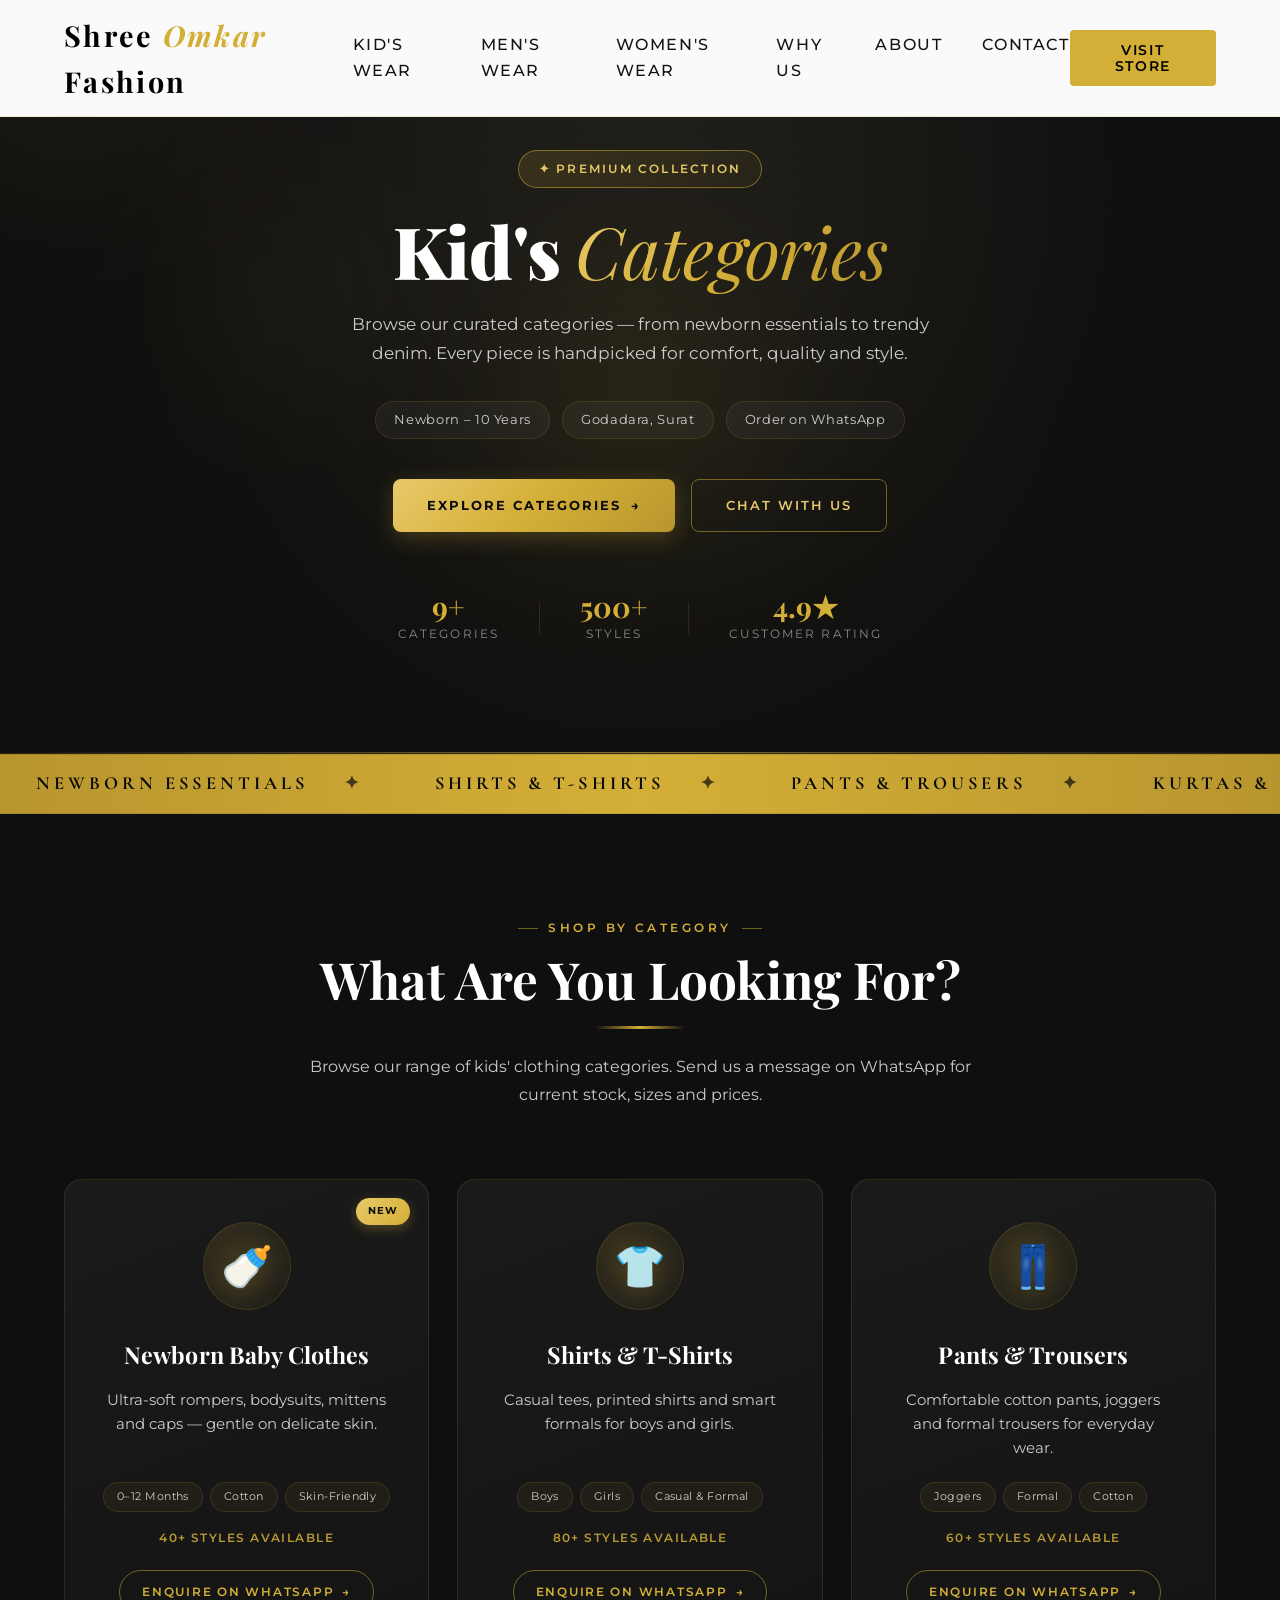
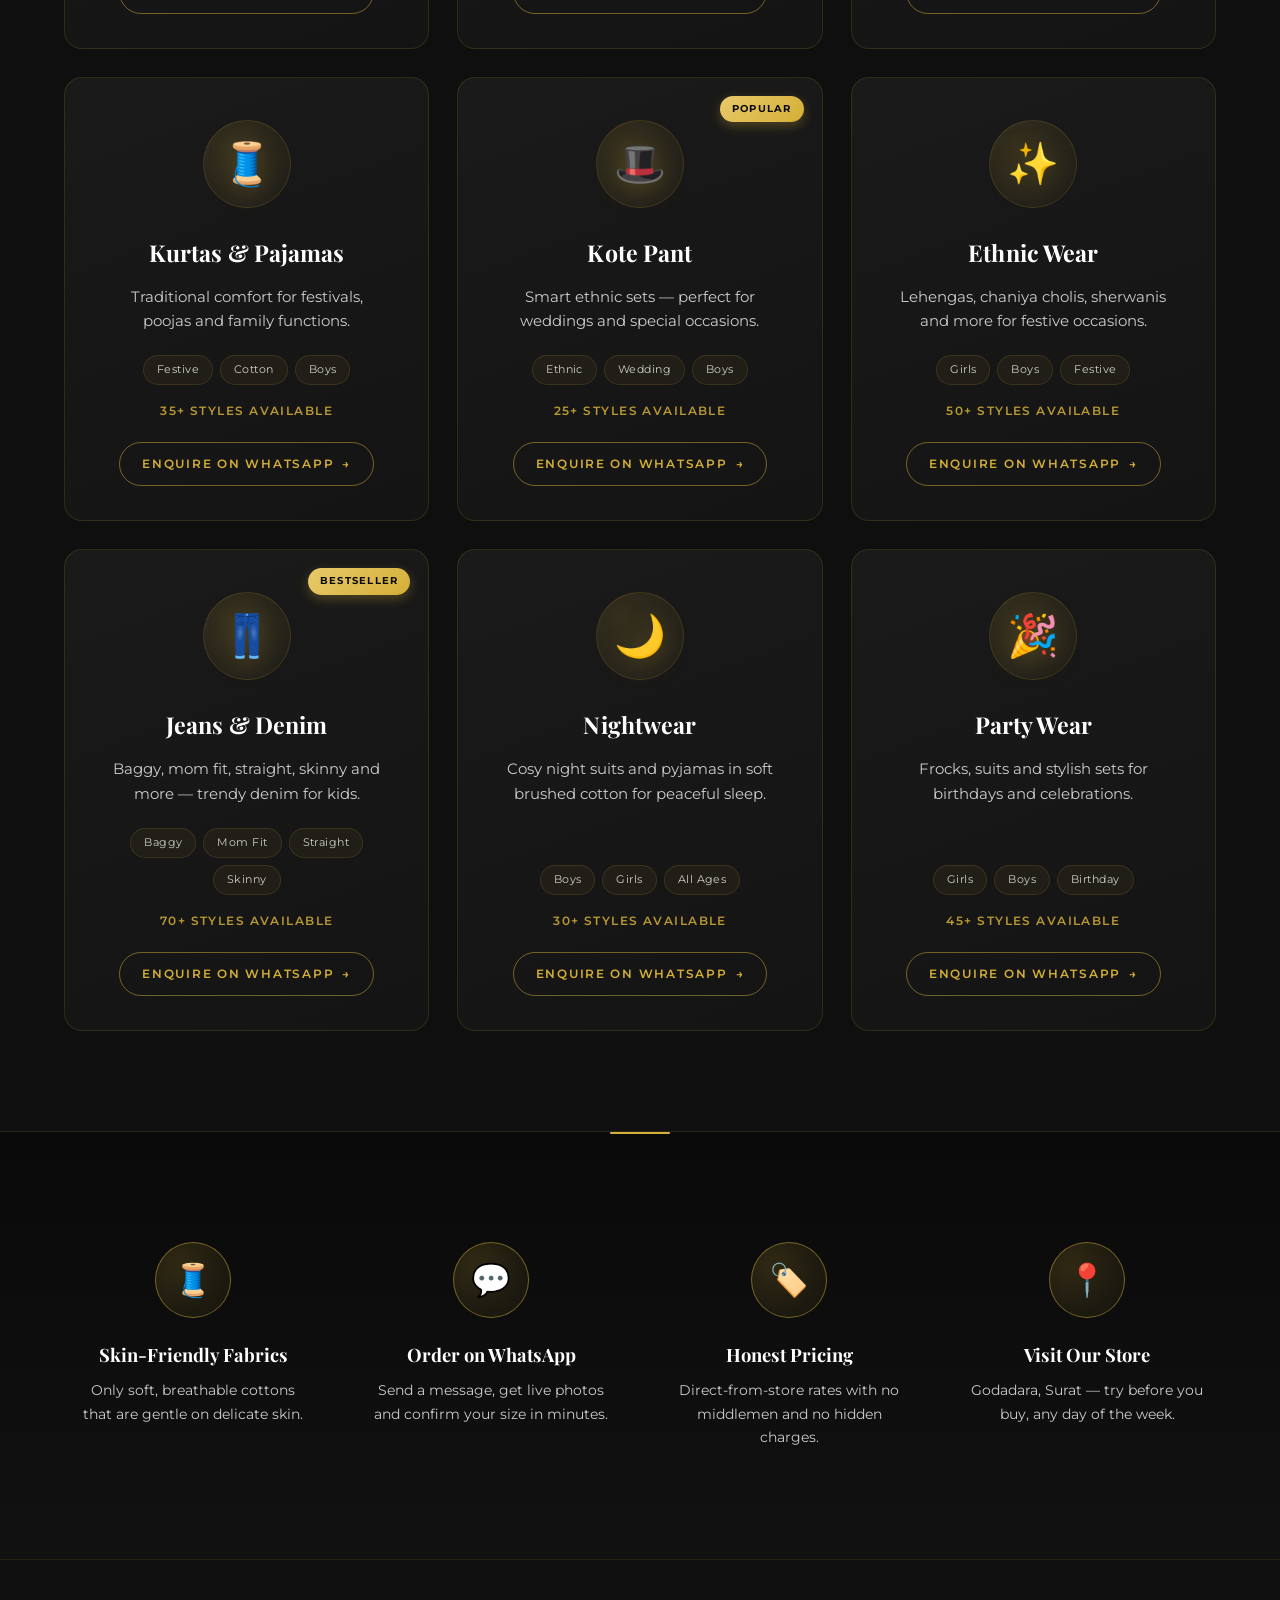
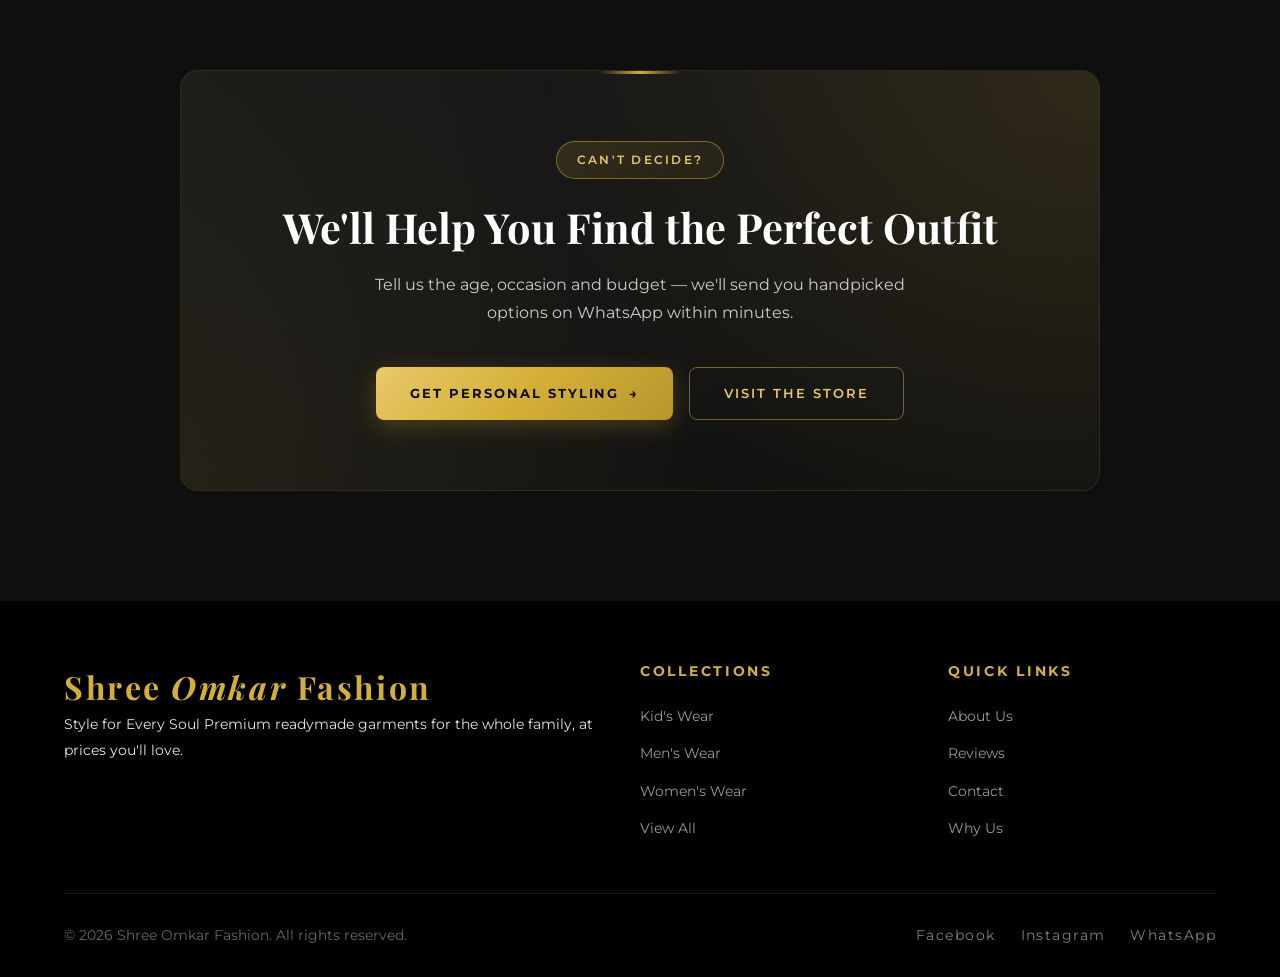
<file: kids.html>
<!DOCTYPE html>
<html lang="en">

<head>
    <meta charset="UTF-8">
    <meta name="viewport" content="width=device-width, initial-scale=1.0">
    <title>Kid's Wear Categories – Shirts, Pants, Kurtas, Ethnic & Jeans | Shree Omkar Fashion</title>
    <meta name="description"
        content="Explore our kids' clothing categories: newborn clothes, shirts, pants, kurtas, ethnic wear, jeans (baggy, mom fit) and more. Visit our Godadara, Surat store.">
    <link rel="canonical" href="https://shreeomkarfashion.com/kids.html">

    <link rel="preconnect" href="https://fonts.googleapis.com">
    <link rel="preconnect" href="https://fonts.gstatic.com" crossorigin>
    <link
        href="https://fonts.googleapis.com/css2?family=Cormorant+Garamond:wght@300;400;500;600;700&family=Montserrat:wght@300;400;500;600;700&family=Playfair+Display:ital,wght@0,400;0,700;0,900;1,400&display=swap"
        rel="stylesheet">

    <link rel="stylesheet" href="assets/css/base.css">
    <link rel="stylesheet" href="assets/css/header.css">
    <link rel="stylesheet" href="assets/css/footer.css">
    <link rel="stylesheet" href="assets/css/collections-shared.css">
    <link rel="stylesheet" href="assets/css/kids.css">
</head>

<body>
    <site-header></site-header>

    <!-- ── COLLECTION HERO ── -->
    <header class="collection-hero">
        <div class="collection-hero-overlay"></div>
        <div class="floating-shape shape-1"></div>
        <div class="floating-shape shape-2"></div>
        <div class="floating-shape shape-3"></div>

        <div class="collection-hero-content">
            <span class="collection-badge">✦ Premium Collection</span>
            <h1 class="collection-title">Kid's <span class="gold-accent">Categories</span></h1>

            <p class="collection-subtitle">
                Browse our curated categories — from newborn essentials to trendy denim.
                Every piece is handpicked for comfort, quality and style.
            </p>

            <div class="collection-meta">
                <span class="meta-chip">Newborn – 10 Years</span>
                <span class="meta-chip">Godadara, Surat</span>
                <span class="meta-chip">Order on WhatsApp</span>
            </div>

            <div class="hero-btns">
                <a href="#categories" class="btn-primary">
                    Explore Categories
                    <span class="btn-arrow">→</span>
                </a>
                <a href="https://wa.me/918359970016?text=Hi%2C%20I%27d%20like%20to%20know%20more%20about%20your%20kid%27s%20collection"
                    target="_blank" rel="noopener" class="btn-outline">Chat with Us</a>
            </div>
        </div>

        <!-- Hero stats -->
        <div class="hero-stats">
            <div class="hero-stat">
                <span class="hero-stat-num">9+</span>
                <span class="hero-stat-label">Categories</span>
            </div>
            <div class="hero-stat-divider"></div>
            <div class="hero-stat">
                <span class="hero-stat-num">500+</span>
                <span class="hero-stat-label">Styles</span>
            </div>
            <div class="hero-stat-divider"></div>
            <div class="hero-stat">
                <span class="hero-stat-num">4.9★</span>
                <span class="hero-stat-label">Customer Rating</span>
            </div>
        </div>
    </header>

    <!-- ── MARQUEE ── -->
    <div class="marquee-wrap">
        <div class="marquee-track">
            <span>Newborn Essentials</span>
            <span>Shirts &amp; T-Shirts</span>
            <span>Pants &amp; Trousers</span>
            <span>Kurtas &amp; Pajamas</span>
            <span>Kote Pant</span>
            <span>Ethnic Wear</span>
            <span>Jeans &amp; Denim</span>
            <span>Nightwear</span>
            <span>Party Wear</span>
            <span>Newborn Essentials</span>
            <span>Shirts &amp; T-Shirts</span>
            <span>Pants &amp; Trousers</span>
            <span>Kurtas &amp; Pajamas</span>
            <span>Kote Pant</span>
            <span>Ethnic Wear</span>
            <span>Jeans &amp; Denim</span>
            <span>Nightwear</span>
            <span>Party Wear</span>
        </div>
    </div>

    <!-- ── CATEGORY GRID ── -->
    <section class="category-section" id="categories">
        <div class="section-header reveal">
            <p class="section-tag">Shop by Category</p>
            <h2>What Are You Looking For?</h2>
            <div class="divider"></div>
            <p class="section-sub">
                Browse our range of kids' clothing categories. Send us a message on WhatsApp for current stock,
                sizes and prices.
            </p>
        </div>

        <div class="category-grid">

            <!-- 1. Newborn Baby Clothes -->
            <article class="category-card reveal">
                <span class="category-badge">New</span>
                <div class="category-icon-wrap">
                    <span class="category-icon">🍼</span>
                </div>
                <h3 class="category-name">Newborn Baby Clothes</h3>
                <p class="category-desc">
                    Ultra-soft rompers, bodysuits, mittens and caps — gentle on delicate skin.
                </p>
                <div class="category-tags">
                    <span>0–12 Months</span>
                    <span>Cotton</span>
                    <span>Skin-Friendly</span>
                </div>
                <span class="category-count">40+ styles available</span>
                <a class="category-cta"
                    href="https://wa.me/918359970016?text=Hi%2C%20I%27m%20interested%20in%20Newborn%20Baby%20Clothes"
                    target="_blank" rel="noopener">
                    Enquire on WhatsApp <span class="cta-arrow">→</span>
                </a>
            </article>

            <!-- 2. Shirts & T-Shirts -->
            <article class="category-card reveal">
                <div class="category-icon-wrap">
                    <span class="category-icon">👕</span>
                </div>
                <h3 class="category-name">Shirts &amp; T-Shirts</h3>
                <p class="category-desc">
                    Casual tees, printed shirts and smart formals for boys and girls.
                </p>
                <div class="category-tags">
                    <span>Boys</span>
                    <span>Girls</span>
                    <span>Casual &amp; Formal</span>
                </div>
                <span class="category-count">80+ styles available</span>
                <a class="category-cta"
                    href="https://wa.me/918359970016?text=Hi%2C%20I%27m%20interested%20in%20Kids%20Shirts%20and%20T-Shirts"
                    target="_blank" rel="noopener">
                    Enquire on WhatsApp <span class="cta-arrow">→</span>
                </a>
            </article>

            <!-- 3. Pants & Trousers -->
            <article class="category-card reveal">
                <div class="category-icon-wrap">
                    <span class="category-icon">👖</span>
                </div>
                <h3 class="category-name">Pants &amp; Trousers</h3>
                <p class="category-desc">
                    Comfortable cotton pants, joggers and formal trousers for everyday wear.
                </p>
                <div class="category-tags">
                    <span>Joggers</span>
                    <span>Formal</span>
                    <span>Cotton</span>
                </div>
                <span class="category-count">60+ styles available</span>
                <a class="category-cta"
                    href="https://wa.me/918359970016?text=Hi%2C%20I%27m%20interested%20in%20Kids%20Pants%20and%20Trousers"
                    target="_blank" rel="noopener">
                    Enquire on WhatsApp <span class="cta-arrow">→</span>
                </a>
            </article>

            <!-- 4. Kurtas & Pajamas -->
            <article class="category-card reveal">
                <div class="category-icon-wrap">
                    <span class="category-icon">🧵</span>
                </div>
                <h3 class="category-name">Kurtas &amp; Pajamas</h3>
                <p class="category-desc">
                    Traditional comfort for festivals, poojas and family functions.
                </p>
                <div class="category-tags">
                    <span>Festive</span>
                    <span>Cotton</span>
                    <span>Boys</span>
                </div>
                <span class="category-count">35+ styles available</span>
                <a class="category-cta"
                    href="https://wa.me/918359970016?text=Hi%2C%20I%27m%20interested%20in%20Kids%20Kurtas%20and%20Pajamas"
                    target="_blank" rel="noopener">
                    Enquire on WhatsApp <span class="cta-arrow">→</span>
                </a>
            </article>

            <!-- 5. Kote Pant -->
            <article class="category-card reveal">
                <span class="category-badge">Popular</span>
                <div class="category-icon-wrap">
                    <span class="category-icon">🎩</span>
                </div>
                <h3 class="category-name">Kote Pant</h3>
                <p class="category-desc">
                    Smart ethnic sets — perfect for weddings and special occasions.
                </p>
                <div class="category-tags">
                    <span>Ethnic</span>
                    <span>Wedding</span>
                    <span>Boys</span>
                </div>
                <span class="category-count">25+ styles available</span>
                <a class="category-cta"
                    href="https://wa.me/918359970016?text=Hi%2C%20I%27m%20interested%20in%20Kids%20Kote%20Pant"
                    target="_blank" rel="noopener">
                    Enquire on WhatsApp <span class="cta-arrow">→</span>
                </a>
            </article>

            <!-- 6. Ethnic Wear -->
            <article class="category-card reveal">
                <div class="category-icon-wrap">
                    <span class="category-icon">✨</span>
                </div>
                <h3 class="category-name">Ethnic Wear</h3>
                <p class="category-desc">
                    Lehengas, chaniya cholis, sherwanis and more for festive occasions.
                </p>
                <div class="category-tags">
                    <span>Girls</span>
                    <span>Boys</span>
                    <span>Festive</span>
                </div>
                <span class="category-count">50+ styles available</span>
                <a class="category-cta"
                    href="https://wa.me/918359970016?text=Hi%2C%20I%27m%20interested%20in%20Kids%20Ethnic%20Wear"
                    target="_blank" rel="noopener">
                    Enquire on WhatsApp <span class="cta-arrow">→</span>
                </a>
            </article>

            <!-- 7. Jeans & Denim -->
            <article class="category-card reveal">
                <span class="category-badge">Bestseller</span>
                <div class="category-icon-wrap">
                    <span class="category-icon">👖</span>
                </div>
                <h3 class="category-name">Jeans &amp; Denim</h3>
                <p class="category-desc">
                    Baggy, mom fit, straight, skinny and more — trendy denim for kids.
                </p>
                <div class="category-tags">
                    <span>Baggy</span>
                    <span>Mom Fit</span>
                    <span>Straight</span>
                    <span>Skinny</span>
                </div>
                <span class="category-count">70+ styles available</span>
                <a class="category-cta"
                    href="https://wa.me/918359970016?text=Hi%2C%20I%27m%20interested%20in%20Kids%20Jeans%20and%20Denim"
                    target="_blank" rel="noopener">
                    Enquire on WhatsApp <span class="cta-arrow">→</span>
                </a>
            </article>

            <!-- 8. Nightwear -->
            <article class="category-card reveal">
                <div class="category-icon-wrap">
                    <span class="category-icon">🌙</span>
                </div>
                <h3 class="category-name">Nightwear</h3>
                <p class="category-desc">
                    Cosy night suits and pyjamas in soft brushed cotton for peaceful sleep.
                </p>
                <div class="category-tags">
                    <span>Boys</span>
                    <span>Girls</span>
                    <span>All Ages</span>
                </div>
                <span class="category-count">30+ styles available</span>
                <a class="category-cta"
                    href="https://wa.me/918359970016?text=Hi%2C%20I%27m%20interested%20in%20Kids%20Nightwear"
                    target="_blank" rel="noopener">
                    Enquire on WhatsApp <span class="cta-arrow">→</span>
                </a>
            </article>

            <!-- 9. Party Wear -->
            <article class="category-card reveal">
                <div class="category-icon-wrap">
                    <span class="category-icon">🎉</span>
                </div>
                <h3 class="category-name">Party Wear</h3>
                <p class="category-desc">
                    Frocks, suits and stylish sets for birthdays and celebrations.
                </p>
                <div class="category-tags">
                    <span>Girls</span>
                    <span>Boys</span>
                    <span>Birthday</span>
                </div>
                <span class="category-count">45+ styles available</span>
                <a class="category-cta"
                    href="https://wa.me/918359970016?text=Hi%2C%20I%27m%20interested%20in%20Kids%20Party%20Wear"
                    target="_blank" rel="noopener">
                    Enquire on WhatsApp <span class="cta-arrow">→</span>
                </a>
            </article>

        </div>
    </section>

    <!-- ── TRUST STRIP ── -->
    <section class="trust-strip">
        <div class="trust-grid">
            <div class="trust-item reveal">
                <div class="trust-icon-wrap"><span class="trust-icon">🧵</span></div>
                <h3 class="trust-title">Skin-Friendly Fabrics</h3>
                <p class="trust-text">Only soft, breathable cottons that are gentle on delicate skin.</p>
            </div>
            <div class="trust-item reveal">
                <div class="trust-icon-wrap"><span class="trust-icon">💬</span></div>
                <h3 class="trust-title">Order on WhatsApp</h3>
                <p class="trust-text">Send a message, get live photos and confirm your size in minutes.</p>
            </div>
            <div class="trust-item reveal">
                <div class="trust-icon-wrap"><span class="trust-icon">🏷️</span></div>
                <h3 class="trust-title">Honest Pricing</h3>
                <p class="trust-text">Direct-from-store rates with no middlemen and no hidden charges.</p>
            </div>
            <div class="trust-item reveal">
                <div class="trust-icon-wrap"><span class="trust-icon">📍</span></div>
                <h3 class="trust-title">Visit Our Store</h3>
                <p class="trust-text">Godadara, Surat — try before you buy, any day of the week.</p>
            </div>
        </div>
    </section>

    <!-- ── CTA ── -->
    <section class="collection-cta">
        <div class="collection-cta-inner reveal">
            <span class="collection-badge">Can't Decide?</span>
            <h2>We'll Help You Find the Perfect Outfit</h2>
            <p>Tell us the age, occasion and budget — we'll send you handpicked options on WhatsApp within
                minutes.</p>
            <div class="hero-btns">
                <a href="https://wa.me/918359970016?text=Hi%2C%20please%20help%20me%20pick%20a%20kid%27s%20outfit"
                    target="_blank" rel="noopener" class="btn-primary">
                    Get Personal Styling
                    <span class="btn-arrow">→</span>
                </a>
                <a href="index.html#contact" class="btn-outline">Visit the Store</a>
            </div>
        </div>
    </section>

    <site-footer></site-footer>

    <script src="assets/js/components/header.js" type="module"></script>
    <script src="assets/js/components/footer.js" type="module"></script>
    <script src="assets/js/main.js" defer></script>
</body>

</html>
</file>
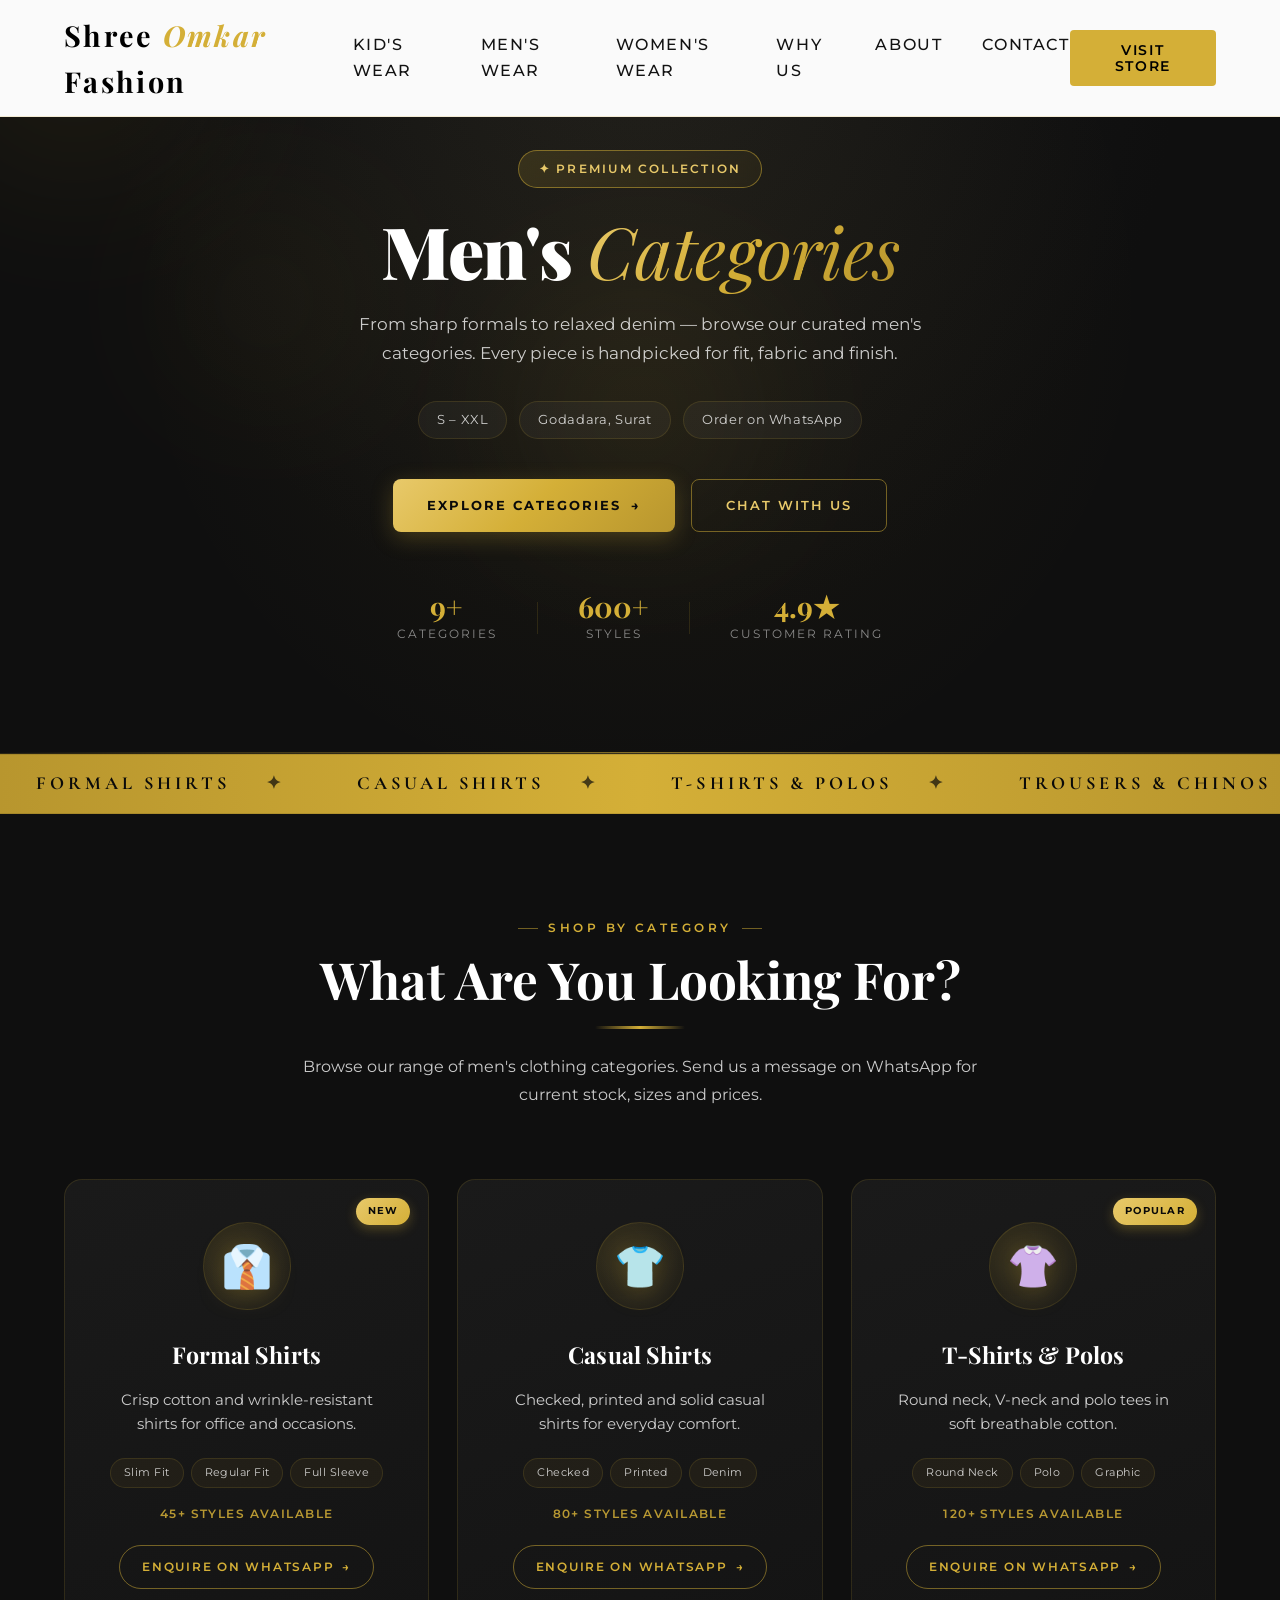
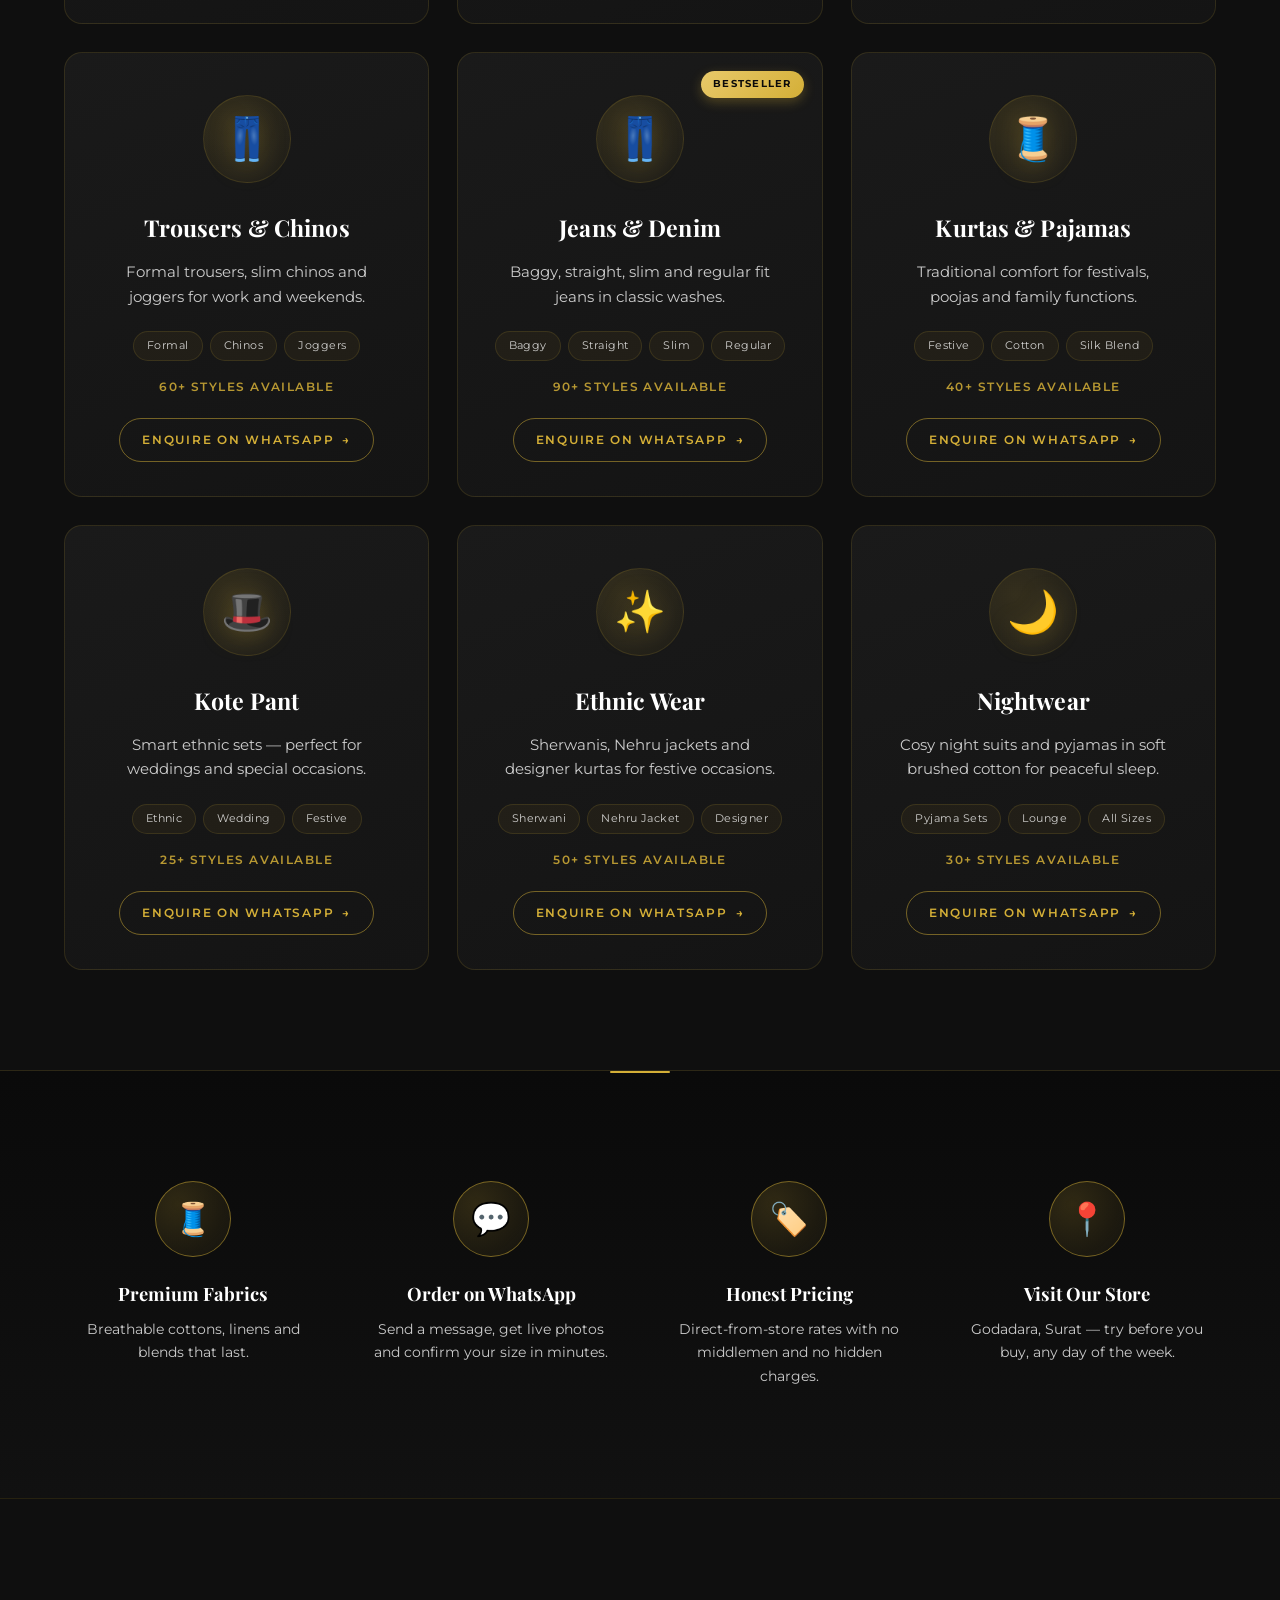
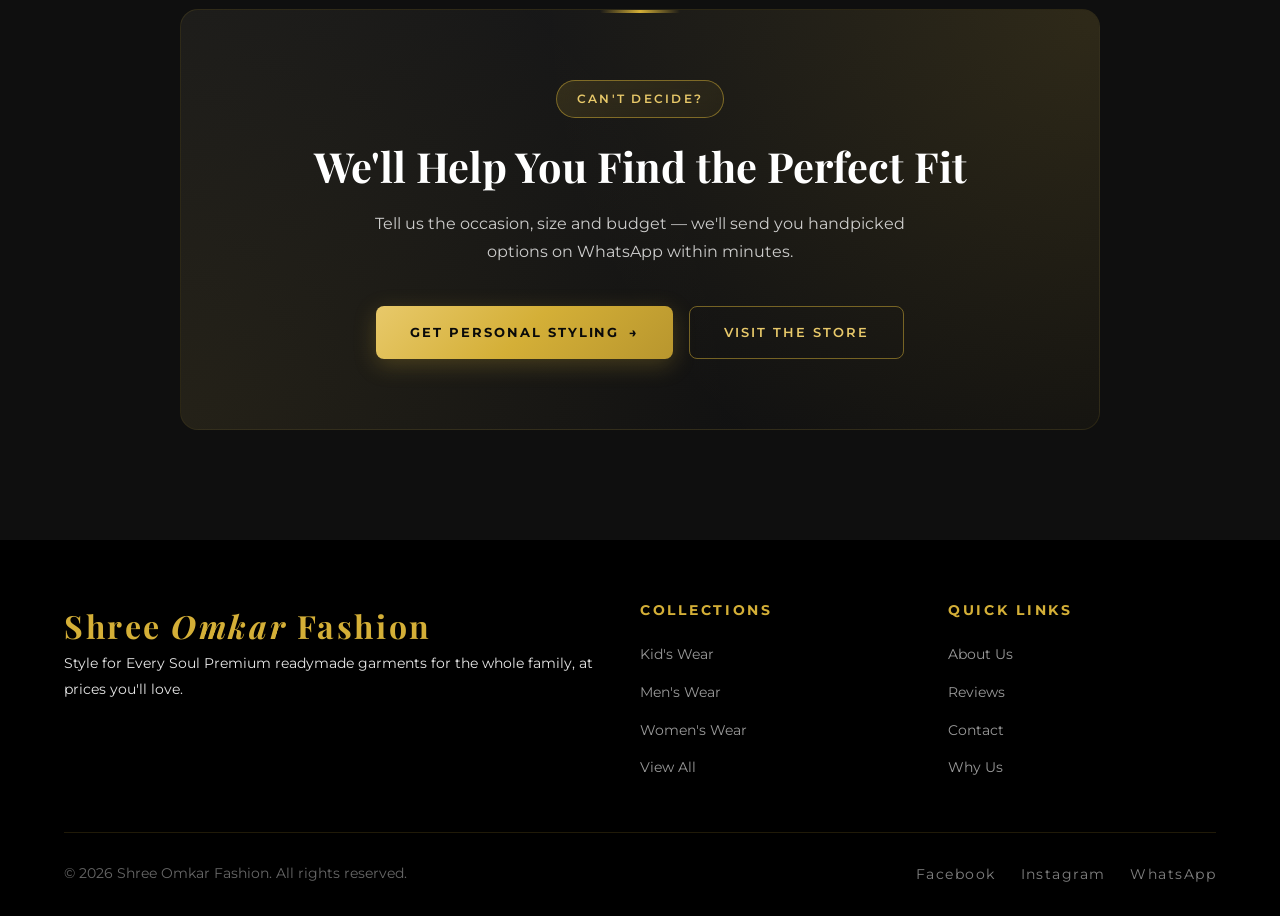
<file: mens.html>
<!DOCTYPE html>
<html lang="en">

<head>
    <meta charset="UTF-8">
    <meta name="viewport" content="width=device-width, initial-scale=1.0, maximum-scale=1.0, user-scalable=yes">
    <title>Men's Clothing Categories – Shirts, T-Shirts, Trousers, Jeans & Ethnic | Shree Omkar Fashion</title>
    <meta name="description"
        content="Explore our men's clothing categories: formal shirts, casual tees, trousers, jeans (baggy, slim, straight), kurtas, ethnic wear and more. Visit our Godadara, Surat store.">
    <link rel="canonical" href="https://shreeomkarfashion.com/mens.html">

    <link rel="preconnect" href="https://fonts.googleapis.com">
    <link rel="preconnect" href="https://fonts.gstatic.com" crossorigin>
    <link
        href="https://fonts.googleapis.com/css2?family=Cormorant+Garamond:wght@300;400;500;600;700&family=Montserrat:wght@300;400;500;600;700&family=Playfair+Display:ital,wght@0,400;0,700;0,900;1,400&display=swap"
        rel="stylesheet">

    <link rel="stylesheet" href="assets/css/base.css">
    <link rel="stylesheet" href="assets/css/header.css">
    <link rel="stylesheet" href="assets/css/footer.css">
    <link rel="stylesheet" href="assets/css/collections-shared.css">
    <link rel="stylesheet" href="assets/css/mens.css">
</head>

<body>
    <site-header></site-header>

    <!-- ── COLLECTION HERO ── -->
    <header class="collection-hero">
        <div class="collection-hero-overlay"></div>
        <div class="floating-shape shape-1"></div>
        <div class="floating-shape shape-2"></div>
        <div class="floating-shape shape-3"></div>

        <div class="collection-hero-content">
            <span class="collection-badge">✦ Premium Collection</span>
            <h1 class="collection-title">Men's <span class="gold-accent">Categories</span></h1>

            <p class="collection-subtitle">
                From sharp formals to relaxed denim — browse our curated men's categories.
                Every piece is handpicked for fit, fabric and finish.
            </p>

            <div class="collection-meta">
                <span class="meta-chip">S – XXL</span>
                <span class="meta-chip">Godadara, Surat</span>
                <span class="meta-chip">Order on WhatsApp</span>
            </div>

            <div class="hero-btns">
                <a href="#categories" class="btn-primary">
                    Explore Categories
                    <span class="btn-arrow">→</span>
                </a>
                <a href="https://wa.me/918359970016?text=Hi%2C%20I%27d%20like%20to%20know%20more%20about%20your%20men%27s%20collection"
                    target="_blank" rel="noopener" class="btn-outline">Chat with Us</a>
            </div>
        </div>

        <!-- Hero stats -->
        <div class="hero-stats">
            <div class="hero-stat">
                <span class="hero-stat-num">9+</span>
                <span class="hero-stat-label">Categories</span>
            </div>
            <div class="hero-stat-divider"></div>
            <div class="hero-stat">
                <span class="hero-stat-num">600+</span>
                <span class="hero-stat-label">Styles</span>
            </div>
            <div class="hero-stat-divider"></div>
            <div class="hero-stat">
                <span class="hero-stat-num">4.9★</span>
                <span class="hero-stat-label">Customer Rating</span>
            </div>
        </div>
    </header>

    <!-- ── MARQUEE ── -->
    <div class="marquee-wrap">
        <div class="marquee-track">
            <span>Formal Shirts</span>
            <span>Casual Shirts</span>
            <span>T-Shirts &amp; Polos</span>
            <span>Trousers &amp; Chinos</span>
            <span>Jeans &amp; Denim</span>
            <span>Kurtas &amp; Pajamas</span>
            <span>Kote Pant</span>
            <span>Ethnic Wear</span>
            <span>Nightwear</span>
            <span>Formal Shirts</span>
            <span>Casual Shirts</span>
            <span>T-Shirts &amp; Polos</span>
            <span>Trousers &amp; Chinos</span>
            <span>Jeans &amp; Denim</span>
            <span>Kurtas &amp; Pajamas</span>
            <span>Kote Pant</span>
            <span>Ethnic Wear</span>
            <span>Nightwear</span>
        </div>
    </div>

    <!-- ── CATEGORY GRID ── -->
    <section class="category-section" id="categories">
        <div class="section-header reveal">
            <p class="section-tag">Shop by Category</p>
            <h2>What Are You Looking For?</h2>
            <div class="divider"></div>
            <p class="section-sub">
                Browse our range of men's clothing categories. Send us a message on WhatsApp for current stock,
                sizes and prices.
            </p>
        </div>

        <div class="category-grid">

            <!-- 1. Formal Shirts -->
            <article class="category-card reveal">
                <span class="category-badge">New</span>
                <div class="category-icon-wrap">
                    <span class="category-icon">👔</span>
                </div>
                <h3 class="category-name">Formal Shirts</h3>
                <p class="category-desc">
                    Crisp cotton and wrinkle-resistant shirts for office and occasions.
                </p>
                <div class="category-tags">
                    <span>Slim Fit</span>
                    <span>Regular Fit</span>
                    <span>Full Sleeve</span>
                </div>
                <span class="category-count">45+ styles available</span>
                <a class="category-cta"
                    href="https://wa.me/918359970016?text=Hi%2C%20I%27m%20interested%20in%20Men%27s%20Formal%20Shirts"
                    target="_blank" rel="noopener">
                    Enquire on WhatsApp <span class="cta-arrow">→</span>
                </a>
            </article>

            <!-- 2. Casual Shirts -->
            <article class="category-card reveal">
                <div class="category-icon-wrap">
                    <span class="category-icon">👕</span>
                </div>
                <h3 class="category-name">Casual Shirts</h3>
                <p class="category-desc">
                    Checked, printed and solid casual shirts for everyday comfort.
                </p>
                <div class="category-tags">
                    <span>Checked</span>
                    <span>Printed</span>
                    <span>Denim</span>
                </div>
                <span class="category-count">80+ styles available</span>
                <a class="category-cta"
                    href="https://wa.me/918359970016?text=Hi%2C%20I%27m%20interested%20in%20Men%27s%20Casual%20Shirts"
                    target="_blank" rel="noopener">
                    Enquire on WhatsApp <span class="cta-arrow">→</span>
                </a>
            </article>

            <!-- 3. T-Shirts & Polos -->
            <article class="category-card reveal">
                <span class="category-badge">Popular</span>
                <div class="category-icon-wrap">
                    <span class="category-icon">👚</span>
                </div>
                <h3 class="category-name">T-Shirts &amp; Polos</h3>
                <p class="category-desc">
                    Round neck, V-neck and polo tees in soft breathable cotton.
                </p>
                <div class="category-tags">
                    <span>Round Neck</span>
                    <span>Polo</span>
                    <span>Graphic</span>
                </div>
                <span class="category-count">120+ styles available</span>
                <a class="category-cta"
                    href="https://wa.me/918359970016?text=Hi%2C%20I%27m%20interested%20in%20Men%27s%20T-Shirts%20and%20Polos"
                    target="_blank" rel="noopener">
                    Enquire on WhatsApp <span class="cta-arrow">→</span>
                </a>
            </article>

            <!-- 4. Trousers & Chinos -->
            <article class="category-card reveal">
                <div class="category-icon-wrap">
                    <span class="category-icon">👖</span>
                </div>
                <h3 class="category-name">Trousers &amp; Chinos</h3>
                <p class="category-desc">
                    Formal trousers, slim chinos and joggers for work and weekends.
                </p>
                <div class="category-tags">
                    <span>Formal</span>
                    <span>Chinos</span>
                    <span>Joggers</span>
                </div>
                <span class="category-count">60+ styles available</span>
                <a class="category-cta"
                    href="https://wa.me/918359970016?text=Hi%2C%20I%27m%20interested%20in%20Men%27s%20Trousers%20and%20Chinos"
                    target="_blank" rel="noopener">
                    Enquire on WhatsApp <span class="cta-arrow">→</span>
                </a>
            </article>

            <!-- 5. Jeans & Denim -->
            <article class="category-card reveal">
                <span class="category-badge">Bestseller</span>
                <div class="category-icon-wrap">
                    <span class="category-icon">👖</span>
                </div>
                <h3 class="category-name">Jeans &amp; Denim</h3>
                <p class="category-desc">
                    Baggy, straight, slim and regular fit jeans in classic washes.
                </p>
                <div class="category-tags">
                    <span>Baggy</span>
                    <span>Straight</span>
                    <span>Slim</span>
                    <span>Regular</span>
                </div>
                <span class="category-count">90+ styles available</span>
                <a class="category-cta"
                    href="https://wa.me/918359970016?text=Hi%2C%20I%27m%20interested%20in%20Men%27s%20Jeans%20and%20Denim"
                    target="_blank" rel="noopener">
                    Enquire on WhatsApp <span class="cta-arrow">→</span>
                </a>
            </article>

            <!-- 6. Kurtas & Pajamas -->
            <article class="category-card reveal">
                <div class="category-icon-wrap">
                    <span class="category-icon">🧵</span>
                </div>
                <h3 class="category-name">Kurtas &amp; Pajamas</h3>
                <p class="category-desc">
                    Traditional comfort for festivals, poojas and family functions.
                </p>
                <div class="category-tags">
                    <span>Festive</span>
                    <span>Cotton</span>
                    <span>Silk Blend</span>
                </div>
                <span class="category-count">40+ styles available</span>
                <a class="category-cta"
                    href="https://wa.me/918359970016?text=Hi%2C%20I%27m%20interested%20in%20Men%27s%20Kurtas%20and%20Pajamas"
                    target="_blank" rel="noopener">
                    Enquire on WhatsApp <span class="cta-arrow">→</span>
                </a>
            </article>

            <!-- 7. Kote Pant -->
            <article class="category-card reveal">
                <div class="category-icon-wrap">
                    <span class="category-icon">🎩</span>
                </div>
                <h3 class="category-name">Kote Pant</h3>
                <p class="category-desc">
                    Smart ethnic sets — perfect for weddings and special occasions.
                </p>
                <div class="category-tags">
                    <span>Ethnic</span>
                    <span>Wedding</span>
                    <span>Festive</span>
                </div>
                <span class="category-count">25+ styles available</span>
                <a class="category-cta"
                    href="https://wa.me/918359970016?text=Hi%2C%20I%27m%20interested%20in%20Men%27s%20Kote%20Pant"
                    target="_blank" rel="noopener">
                    Enquire on WhatsApp <span class="cta-arrow">→</span>
                </a>
            </article>

            <!-- 8. Ethnic Wear -->
            <article class="category-card reveal">
                <div class="category-icon-wrap">
                    <span class="category-icon">✨</span>
                </div>
                <h3 class="category-name">Ethnic Wear</h3>
                <p class="category-desc">
                    Sherwanis, Nehru jackets and designer kurtas for festive occasions.
                </p>
                <div class="category-tags">
                    <span>Sherwani</span>
                    <span>Nehru Jacket</span>
                    <span>Designer</span>
                </div>
                <span class="category-count">50+ styles available</span>
                <a class="category-cta"
                    href="https://wa.me/918359970016?text=Hi%2C%20I%27m%20interested%20in%20Men%27s%20Ethnic%20Wear"
                    target="_blank" rel="noopener">
                    Enquire on WhatsApp <span class="cta-arrow">→</span>
                </a>
            </article>

            <!-- 9. Nightwear -->
            <article class="category-card reveal">
                <div class="category-icon-wrap">
                    <span class="category-icon">🌙</span>
                </div>
                <h3 class="category-name">Nightwear</h3>
                <p class="category-desc">
                    Cosy night suits and pyjamas in soft brushed cotton for peaceful sleep.
                </p>
                <div class="category-tags">
                    <span>Pyjama Sets</span>
                    <span>Lounge</span>
                    <span>All Sizes</span>
                </div>
                <span class="category-count">30+ styles available</span>
                <a class="category-cta"
                    href="https://wa.me/918359970016?text=Hi%2C%20I%27m%20interested%20in%20Men%27s%20Nightwear"
                    target="_blank" rel="noopener">
                    Enquire on WhatsApp <span class="cta-arrow">→</span>
                </a>
            </article>

        </div>
    </section>

    <!-- ── TRUST STRIP ── -->
    <section class="trust-strip">
        <div class="trust-grid">
            <div class="trust-item reveal">
                <div class="trust-icon-wrap"><span class="trust-icon">🧵</span></div>
                <h3 class="trust-title">Premium Fabrics</h3>
                <p class="trust-text">Breathable cottons, linens and blends that last.</p>
            </div>
            <div class="trust-item reveal">
                <div class="trust-icon-wrap"><span class="trust-icon">💬</span></div>
                <h3 class="trust-title">Order on WhatsApp</h3>
                <p class="trust-text">Send a message, get live photos and confirm your size in minutes.</p>
            </div>
            <div class="trust-item reveal">
                <div class="trust-icon-wrap"><span class="trust-icon">🏷️</span></div>
                <h3 class="trust-title">Honest Pricing</h3>
                <p class="trust-text">Direct-from-store rates with no middlemen and no hidden charges.</p>
            </div>
            <div class="trust-item reveal">
                <div class="trust-icon-wrap"><span class="trust-icon">📍</span></div>
                <h3 class="trust-title">Visit Our Store</h3>
                <p class="trust-text">Godadara, Surat — try before you buy, any day of the week.</p>
            </div>
        </div>
    </section>

    <!-- ── CTA ── -->
    <section class="collection-cta">
        <div class="collection-cta-inner reveal">
            <span class="collection-badge">Can't Decide?</span>
            <h2>We'll Help You Find the Perfect Fit</h2>
            <p>Tell us the occasion, size and budget — we'll send you handpicked options on WhatsApp within
                minutes.</p>
            <div class="hero-btns">
                <a href="https://wa.me/918359970016?text=Hi%2C%20please%20help%20me%20pick%20a%20men%27s%20outfit"
                    target="_blank" rel="noopener" class="btn-primary">
                    Get Personal Styling
                    <span class="btn-arrow">→</span>
                </a>
                <a href="index.html#contact" class="btn-outline">Visit the Store</a>
            </div>
        </div>
    </section>

    <site-footer></site-footer>

    <script src="assets/js/components/header.js" type="module"></script>
    <script src="assets/js/components/footer.js" type="module"></script>
    <script src="assets/js/main.js" defer></script>
</body>

</html>
</file>
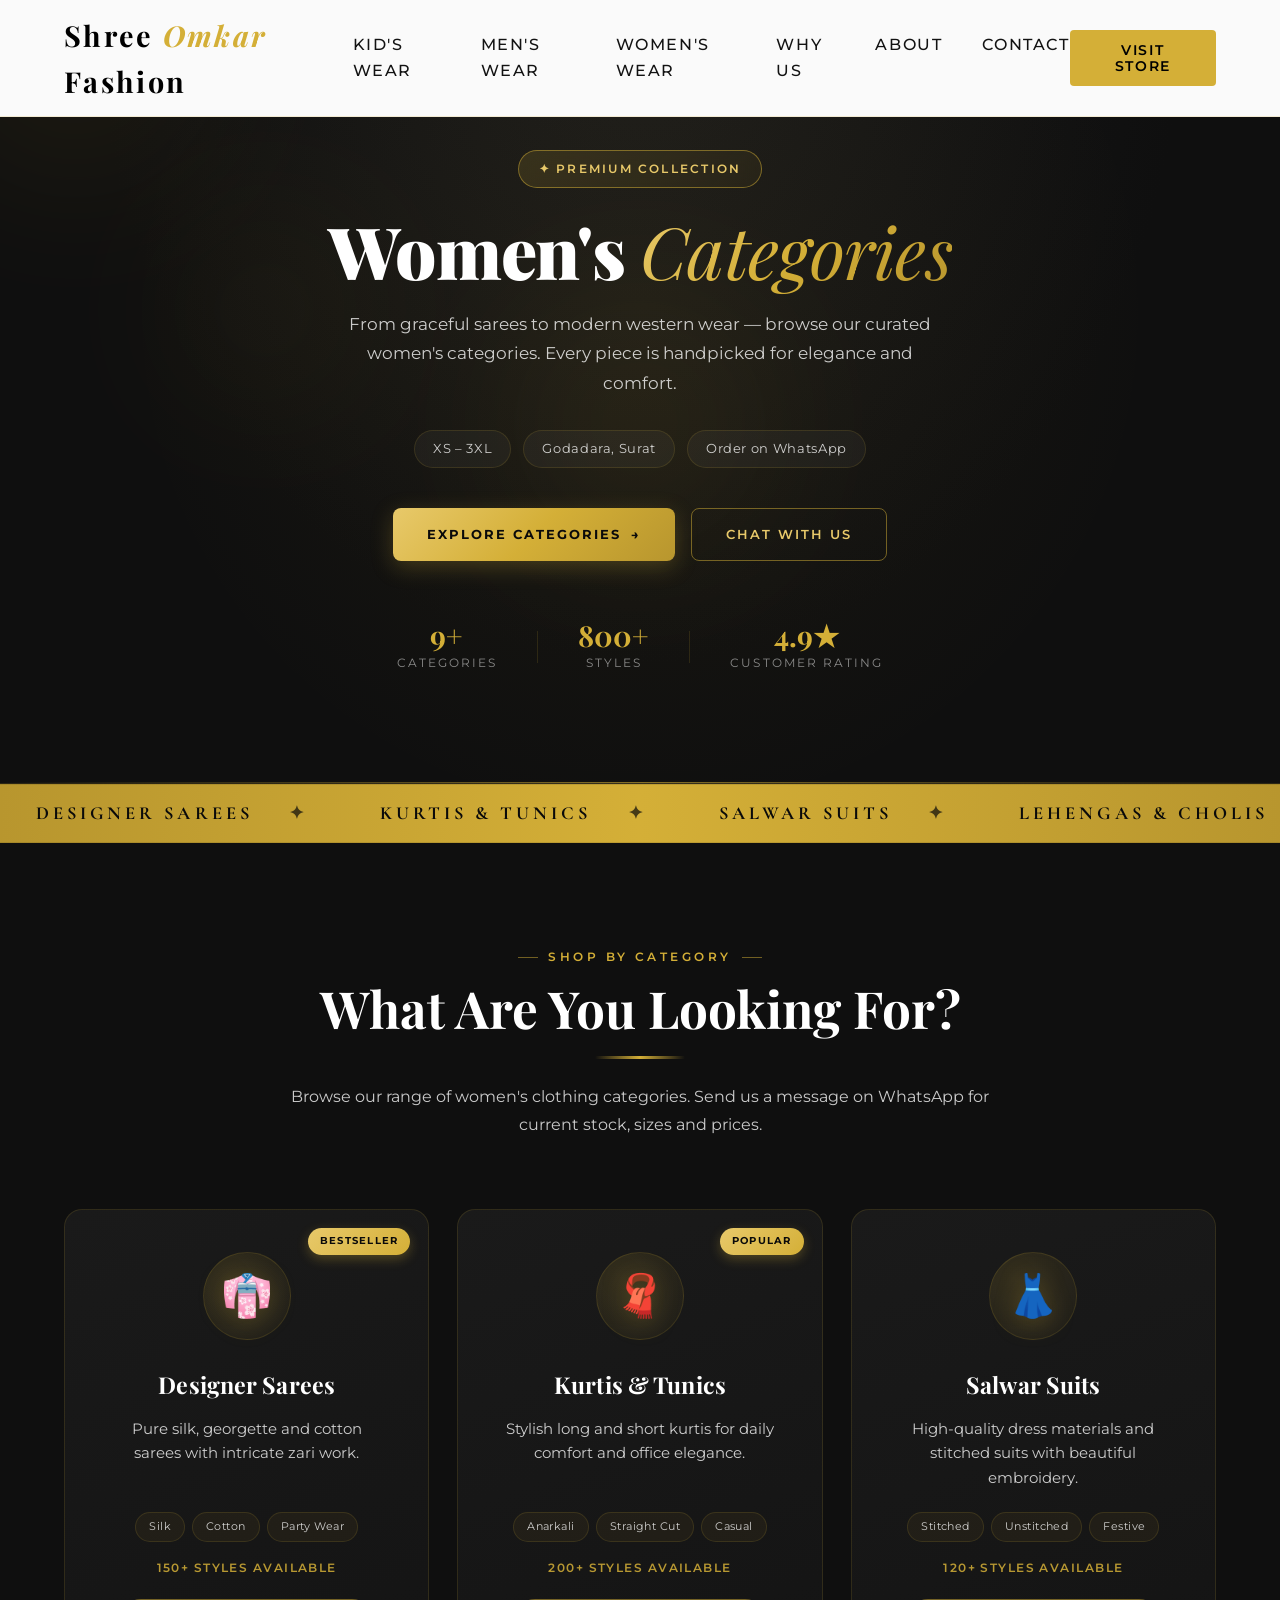
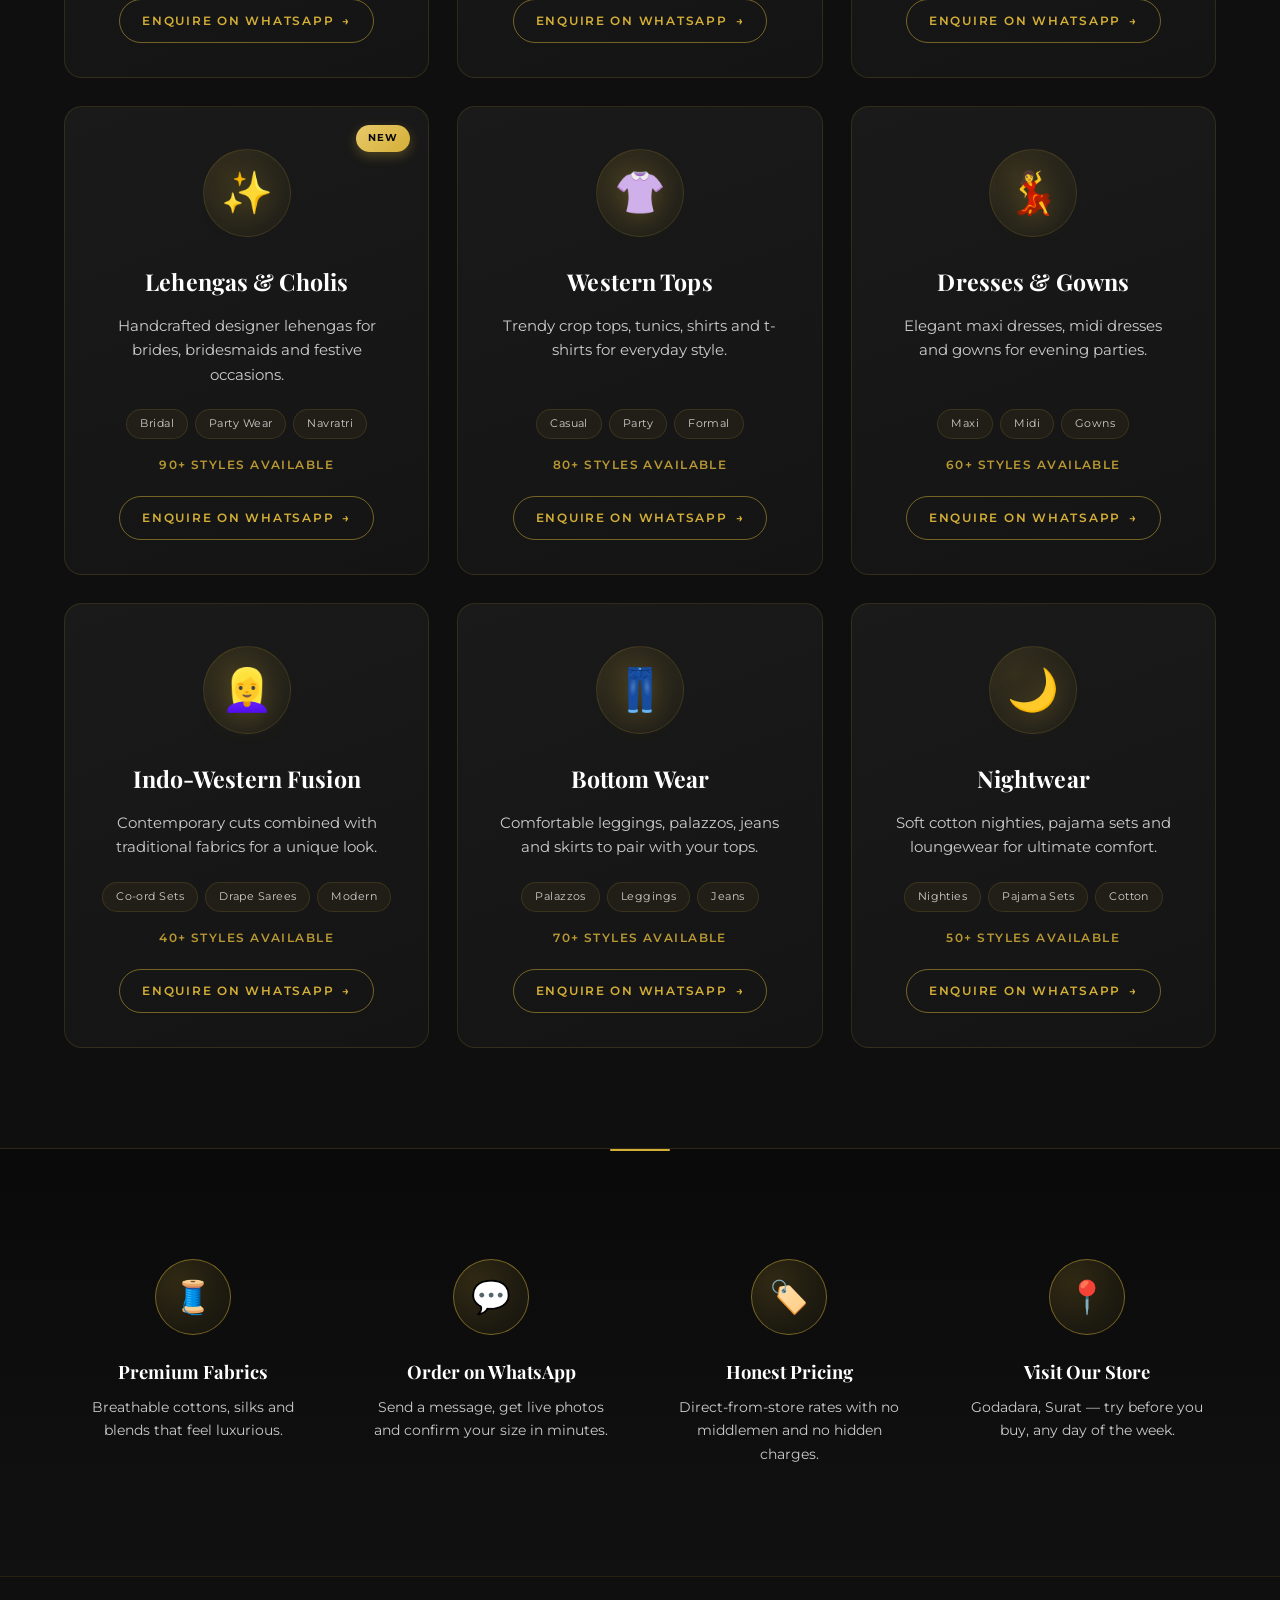
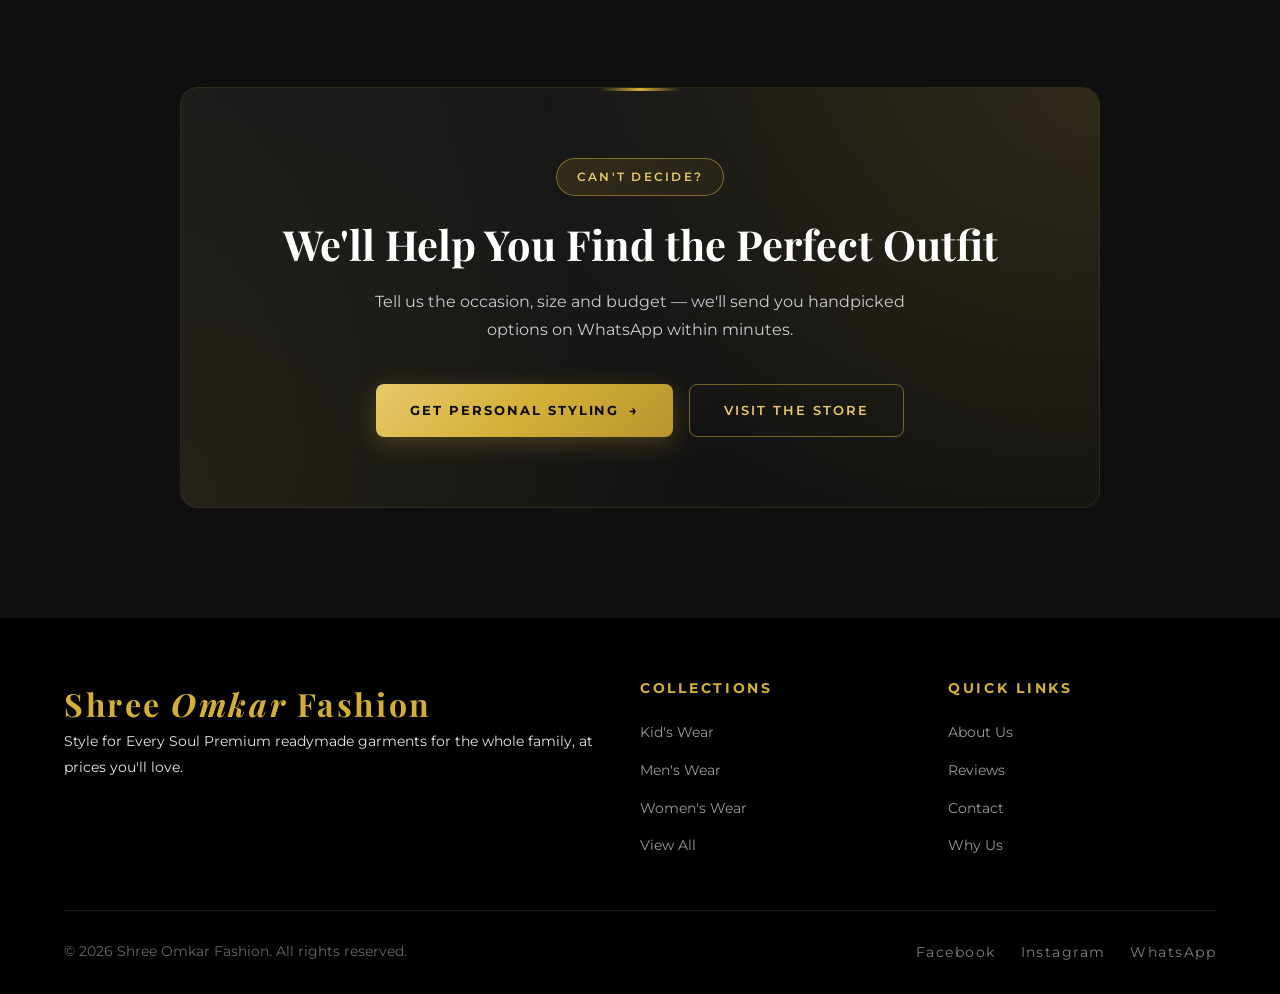
<file: womens.html>
<!DOCTYPE html>
<html lang="en">

<head>
    <meta charset="UTF-8">
    <meta name="viewport" content="width=device-width, initial-scale=1.0, maximum-scale=1.0, user-scalable=yes">
    <title>Women's Clothing Categories – Sarees, Kurtis, Lehengas & Tops | Shree Omkar Fashion</title>
    <meta name="description"
        content="Explore our women's clothing categories: beautiful sarees, designer kurtis, lehengas, western tops, dresses, and ethnic wear. Visit our Godadara, Surat store.">
    <link rel="canonical" href="https://shreeomkarfashion.com/womens.html">

    <link rel="preconnect" href="https://fonts.googleapis.com">
    <link rel="preconnect" href="https://fonts.gstatic.com" crossorigin>
    <link
        href="https://fonts.googleapis.com/css2?family=Cormorant+Garamond:wght@300;400;500;600;700&family=Montserrat:wght@300;400;500;600;700&family=Playfair+Display:ital,wght@0,400;0,700;0,900;1,400&display=swap"
        rel="stylesheet">

    <link rel="stylesheet" href="assets/css/base.css">
    <link rel="stylesheet" href="assets/css/header.css">
    <link rel="stylesheet" href="assets/css/footer.css">
    <link rel="stylesheet" href="assets/css/collections-shared.css">
    <link rel="stylesheet" href="assets/css/womens.css">
</head>

<body>
    <site-header></site-header>

    <!-- ── COLLECTION HERO ── -->
    <header class="collection-hero">
        <div class="collection-hero-overlay"></div>
        <div class="floating-shape shape-1"></div>
        <div class="floating-shape shape-2"></div>
        <div class="floating-shape shape-3"></div>

        <div class="collection-hero-content">
            <span class="collection-badge">✦ Premium Collection</span>
            <h1 class="collection-title">Women's <span class="gold-accent">Categories</span></h1>

            <p class="collection-subtitle">
                From graceful sarees to modern western wear — browse our curated women's categories.
                Every piece is handpicked for elegance and comfort.
            </p>

            <div class="collection-meta">
                <span class="meta-chip">XS – 3XL</span>
                <span class="meta-chip">Godadara, Surat</span>
                <span class="meta-chip">Order on WhatsApp</span>
            </div>

            <div class="hero-btns">
                <a href="#categories" class="btn-primary">
                    Explore Categories
                    <span class="btn-arrow">→</span>
                </a>
                <a href="https://wa.me/918359970016?text=Hi%2C%20I%27d%20like%20to%20know%20more%20about%20your%20women%27s%20collection"
                    target="_blank" rel="noopener" class="btn-outline">Chat with Us</a>
            </div>
        </div>

        <!-- Hero stats -->
        <div class="hero-stats">
            <div class="hero-stat">
                <span class="hero-stat-num">9+</span>
                <span class="hero-stat-label">Categories</span>
            </div>
            <div class="hero-stat-divider"></div>
            <div class="hero-stat">
                <span class="hero-stat-num">800+</span>
                <span class="hero-stat-label">Styles</span>
            </div>
            <div class="hero-stat-divider"></div>
            <div class="hero-stat">
                <span class="hero-stat-num">4.9★</span>
                <span class="hero-stat-label">Customer Rating</span>
            </div>
        </div>
    </header>

    <!-- ── MARQUEE ── -->
    <div class="marquee-wrap">
        <div class="marquee-track">
            <span>Designer Sarees</span>
            <span>Kurtis &amp; Tunics</span>
            <span>Salwar Suits</span>
            <span>Lehengas &amp; Cholis</span>
            <span>Western Tops</span>
            <span>Dresses &amp; Gowns</span>
            <span>Indo-Western Fusion</span>
            <span>Bottom Wear</span>
            <span>Nightwear</span>
            <span>Designer Sarees</span>
            <span>Kurtis &amp; Tunics</span>
            <span>Salwar Suits</span>
            <span>Lehengas &amp; Cholis</span>
            <span>Western Tops</span>
            <span>Dresses &amp; Gowns</span>
            <span>Indo-Western Fusion</span>
            <span>Bottom Wear</span>
            <span>Nightwear</span>
        </div>
    </div>

    <!-- ── CATEGORY GRID ── -->
    <section class="category-section" id="categories">
        <div class="section-header reveal">
            <p class="section-tag">Shop by Category</p>
            <h2>What Are You Looking For?</h2>
            <div class="divider"></div>
            <p class="section-sub">
                Browse our range of women's clothing categories. Send us a message on WhatsApp for current stock,
                sizes and prices.
            </p>
        </div>

        <div class="category-grid">

            <!-- 1. Designer Sarees -->
            <article class="category-card reveal">
                <span class="category-badge">Bestseller</span>
                <div class="category-icon-wrap">
                    <span class="category-icon">👘</span>
                </div>
                <h3 class="category-name">Designer Sarees</h3>
                <p class="category-desc">
                    Pure silk, georgette and cotton sarees with intricate zari work.
                </p>
                <div class="category-tags">
                    <span>Silk</span>
                    <span>Cotton</span>
                    <span>Party Wear</span>
                </div>
                <span class="category-count">150+ styles available</span>
                <a class="category-cta"
                    href="https://wa.me/918359970016?text=Hi%2C%20I%27m%20interested%20in%20Designer%20Sarees"
                    target="_blank" rel="noopener">
                    Enquire on WhatsApp <span class="cta-arrow">→</span>
                </a>
            </article>

            <!-- 2. Kurtis & Tunics -->
            <article class="category-card reveal">
                <span class="category-badge">Popular</span>
                <div class="category-icon-wrap">
                    <span class="category-icon">🧣</span>
                </div>
                <h3 class="category-name">Kurtis &amp; Tunics</h3>
                <p class="category-desc">
                    Stylish long and short kurtis for daily comfort and office elegance.
                </p>
                <div class="category-tags">
                    <span>Anarkali</span>
                    <span>Straight Cut</span>
                    <span>Casual</span>
                </div>
                <span class="category-count">200+ styles available</span>
                <a class="category-cta"
                    href="https://wa.me/918359970016?text=Hi%2C%20I%27m%20interested%20in%20Kurtis%20and%20Tunics"
                    target="_blank" rel="noopener">
                    Enquire on WhatsApp <span class="cta-arrow">→</span>
                </a>
            </article>

            <!-- 3. Salwar Suits -->
            <article class="category-card reveal">
                <div class="category-icon-wrap">
                    <span class="category-icon">👗</span>
                </div>
                <h3 class="category-name">Salwar Suits</h3>
                <p class="category-desc">
                    High-quality dress materials and stitched suits with beautiful embroidery.
                </p>
                <div class="category-tags">
                    <span>Stitched</span>
                    <span>Unstitched</span>
                    <span>Festive</span>
                </div>
                <span class="category-count">120+ styles available</span>
                <a class="category-cta"
                    href="https://wa.me/918359970016?text=Hi%2C%20I%27m%20interested%20in%20Salwar%20Suits"
                    target="_blank" rel="noopener">
                    Enquire on WhatsApp <span class="cta-arrow">→</span>
                </a>
            </article>

            <!-- 4. Lehengas & Cholis -->
            <article class="category-card reveal">
                <span class="category-badge">New</span>
                <div class="category-icon-wrap">
                    <span class="category-icon">✨</span>
                </div>
                <h3 class="category-name">Lehengas &amp; Cholis</h3>
                <p class="category-desc">
                    Handcrafted designer lehengas for brides, bridesmaids and festive occasions.
                </p>
                <div class="category-tags">
                    <span>Bridal</span>
                    <span>Party Wear</span>
                    <span>Navratri</span>
                </div>
                <span class="category-count">90+ styles available</span>
                <a class="category-cta"
                    href="https://wa.me/918359970016?text=Hi%2C%20I%27m%20interested%20in%20Lehengas%20and%20Cholis"
                    target="_blank" rel="noopener">
                    Enquire on WhatsApp <span class="cta-arrow">→</span>
                </a>
            </article>

            <!-- 5. Western Tops -->
            <article class="category-card reveal">
                <div class="category-icon-wrap">
                    <span class="category-icon">👚</span>
                </div>
                <h3 class="category-name">Western Tops</h3>
                <p class="category-desc">
                    Trendy crop tops, tunics, shirts and t-shirts for everyday style.
                </p>
                <div class="category-tags">
                    <span>Casual</span>
                    <span>Party</span>
                    <span>Formal</span>
                </div>
                <span class="category-count">80+ styles available</span>
                <a class="category-cta"
                    href="https://wa.me/918359970016?text=Hi%2C%20I%27m%20interested%20in%20Western%20Tops"
                    target="_blank" rel="noopener">
                    Enquire on WhatsApp <span class="cta-arrow">→</span>
                </a>
            </article>

            <!-- 6. Dresses & Gowns -->
            <article class="category-card reveal">
                <div class="category-icon-wrap">
                    <span class="category-icon">💃</span>
                </div>
                <h3 class="category-name">Dresses &amp; Gowns</h3>
                <p class="category-desc">
                    Elegant maxi dresses, midi dresses and gowns for evening parties.
                </p>
                <div class="category-tags">
                    <span>Maxi</span>
                    <span>Midi</span>
                    <span>Gowns</span>
                </div>
                <span class="category-count">60+ styles available</span>
                <a class="category-cta"
                    href="https://wa.me/918359970016?text=Hi%2C%20I%27m%20interested%20in%20Dresses%20and%20Gowns"
                    target="_blank" rel="noopener">
                    Enquire on WhatsApp <span class="cta-arrow">→</span>
                </a>
            </article>

            <!-- 7. Indo-Western Fusion -->
            <article class="category-card reveal">
                <div class="category-icon-wrap">
                    <span class="category-icon">👱‍♀️</span>
                </div>
                <h3 class="category-name">Indo-Western Fusion</h3>
                <p class="category-desc">
                    Contemporary cuts combined with traditional fabrics for a unique look.
                </p>
                <div class="category-tags">
                    <span>Co-ord Sets</span>
                    <span>Drape Sarees</span>
                    <span>Modern</span>
                </div>
                <span class="category-count">40+ styles available</span>
                <a class="category-cta"
                    href="https://wa.me/918359970016?text=Hi%2C%20I%27m%20interested%20in%20Indo-Western%20Fusion"
                    target="_blank" rel="noopener">
                    Enquire on WhatsApp <span class="cta-arrow">→</span>
                </a>
            </article>

            <!-- 8. Bottom Wear -->
            <article class="category-card reveal">
                <div class="category-icon-wrap">
                    <span class="category-icon">👖</span>
                </div>
                <h3 class="category-name">Bottom Wear</h3>
                <p class="category-desc">
                    Comfortable leggings, palazzos, jeans and skirts to pair with your tops.
                </p>
                <div class="category-tags">
                    <span>Palazzos</span>
                    <span>Leggings</span>
                    <span>Jeans</span>
                </div>
                <span class="category-count">70+ styles available</span>
                <a class="category-cta"
                    href="https://wa.me/918359970016?text=Hi%2C%20I%27m%20interested%20in%20Women's%20Bottom%20Wear"
                    target="_blank" rel="noopener">
                    Enquire on WhatsApp <span class="cta-arrow">→</span>
                </a>
            </article>

            <!-- 9. Nightwear -->
            <article class="category-card reveal">
                <div class="category-icon-wrap">
                    <span class="category-icon">🌙</span>
                </div>
                <h3 class="category-name">Nightwear</h3>
                <p class="category-desc">
                    Soft cotton nighties, pajama sets and loungewear for ultimate comfort.
                </p>
                <div class="category-tags">
                    <span>Nighties</span>
                    <span>Pajama Sets</span>
                    <span>Cotton</span>
                </div>
                <span class="category-count">50+ styles available</span>
                <a class="category-cta"
                    href="https://wa.me/918359970016?text=Hi%2C%20I%27m%20interested%20in%20Women's%20Nightwear"
                    target="_blank" rel="noopener">
                    Enquire on WhatsApp <span class="cta-arrow">→</span>
                </a>
            </article>

        </div>
    </section>

    <!-- ── TRUST STRIP ── -->
    <section class="trust-strip">
        <div class="trust-grid">
            <div class="trust-item reveal">
                <div class="trust-icon-wrap"><span class="trust-icon">🧵</span></div>
                <h3 class="trust-title">Premium Fabrics</h3>
                <p class="trust-text">Breathable cottons, silks and blends that feel luxurious.</p>
            </div>
            <div class="trust-item reveal">
                <div class="trust-icon-wrap"><span class="trust-icon">💬</span></div>
                <h3 class="trust-title">Order on WhatsApp</h3>
                <p class="trust-text">Send a message, get live photos and confirm your size in minutes.</p>
            </div>
            <div class="trust-item reveal">
                <div class="trust-icon-wrap"><span class="trust-icon">🏷️</span></div>
                <h3 class="trust-title">Honest Pricing</h3>
                <p class="trust-text">Direct-from-store rates with no middlemen and no hidden charges.</p>
            </div>
            <div class="trust-item reveal">
                <div class="trust-icon-wrap"><span class="trust-icon">📍</span></div>
                <h3 class="trust-title">Visit Our Store</h3>
                <p class="trust-text">Godadara, Surat — try before you buy, any day of the week.</p>
            </div>
        </div>
    </section>

    <!-- ── CTA ── -->
    <section class="collection-cta">
        <div class="collection-cta-inner reveal">
            <span class="collection-badge">Can't Decide?</span>
            <h2>We'll Help You Find the Perfect Outfit</h2>
            <p>Tell us the occasion, size and budget — we'll send you handpicked options on WhatsApp within
                minutes.</p>
            <div class="hero-btns">
                <a href="https://wa.me/918359970016?text=Hi%2C%20please%20help%20me%20pick%20a%20women%27s%20outfit"
                    target="_blank" rel="noopener" class="btn-primary">
                    Get Personal Styling
                    <span class="btn-arrow">→</span>
                </a>
                <a href="index.html#contact" class="btn-outline">Visit the Store</a>
            </div>
        </div>
    </section>

    <site-footer></site-footer>

    <script src="assets/js/components/header.js" type="module"></script>
    <script src="assets/js/components/footer.js" type="module"></script>
    <script src="assets/js/main.js" defer></script>
</body>

</html>
</file>
<file: assets/css/base.css>
/* ── PREMIUM BLACK, WHITE & GOLD COLOR PALETTE ── */
:root {
    /* Black Primary */
    --black-primary: #000000;
    --black-soft: #121212;
    /* Better for UI backgrounds */
    --black-rich: #0A0A0A;
    /* Rich black */
    --black-warm: #1A1818;
    /* Warm black */
    --black-light: #2A2A2A;
    /* Light black for cards */

    /* White Base */
    --white-pure: #FFFFFF;
    --white-soft: #F8F8F8;
    /* Cleaner off-white */
    --white-warm: #F5F5F5;
    /* Warm white */
    --white-cream: #FAFAFA;
    /* Cream white */

    /* Gold Accent - The Important One */
    --gold-classic: #D4AF37;
    /* Classic luxurious gold */
    --gold-soft: #C9A14A;
    /* Soft elegant gold */
    --gold-dark: #B8962E;
    /* Rich dark gold */
    --gold-light: #E8C96A;
    /* Light gold for highlights */
    --gold-muted: #A8882C;
    /* Muted gold for subtle accents */

    /* Text Colors */
    --text-light: #FFFFFF;
    --text-light-muted: rgba(255, 255, 255, 0.9);
    --text-dark: #121212;
    --text-dark-muted: rgba(18, 18, 18, 0.7);
    --text-gold: #D4AF37;

    /* Shadows & Effects */
    --shadow-sm: 0 2px 8px rgba(0, 0, 0, 0.08);
    --shadow-md: 0 8px 24px rgba(0, 0, 0, 0.12);
    --shadow-lg: 0 16px 40px rgba(0, 0, 0, 0.16);
    --shadow-xl: 0 24px 60px rgba(0, 0, 0, 0.2);
    --shadow-gold: 0 8px 30px rgba(212, 175, 55, 0.2);
    --shadow-gold-lg: 0 16px 50px rgba(212, 175, 55, 0.25);

    /* Animation */
    --ease-premium: cubic-bezier(0.4, 0, 0.2, 1);
    --ease-bounce: cubic-bezier(0.34, 1.56, 0.64, 1);
}

*,
*::before,
*::after {
    margin: 0;
    padding: 0;
    box-sizing: border-box;
}

html {
    scroll-behavior: smooth;
    font-size: 16px;
}

@media (max-width: 768px) {
    html {
        font-size: 14px;
    }
}

body {
    background: var(--black-soft);
    color: var(--text-dark);
    font-family: 'Montserrat', sans-serif;
    overflow-x: hidden;
    line-height: 1.6;
}

/* ── ACCESSIBILITY ── */
@media (prefers-reduced-motion: reduce) {

    *,
    *::before,
    *::after {
        animation-duration: 0.01ms !important;
        animation-iteration-count: 1 !important;
        transition-duration: 0.01ms !important;
    }
}

:focus-visible {
    outline: 3px solid var(--gold-classic);
    outline-offset: 4px;
    border-radius: 8px;
}

/* ── PREMIUM CURSOR (Desktop Only) ── */
@media (min-width: 1024px) {
    .cursor {
        position: fixed;
        width: 8px;
        height: 8px;
        background: var(--gold-classic);
        border-radius: 50%;
        pointer-events: none;
        z-index: 9999;
        transform: translate(-50%, -50%);
        transition: width 0.2s, height 0.2s;
        mix-blend-mode: difference;
    }

    .cursor-ring {
        position: fixed;
        width: 40px;
        height: 40px;
        border: 1.5px solid var(--gold-classic);
        border-radius: 50%;
        pointer-events: none;
        z-index: 9998;
        transform: translate(-50%, -50%);
        transition: all 0.3s var(--ease-premium);
    }
}

/* ── LOADER ── */
#loader {
    position: fixed;
    inset: 0;
    background: linear-gradient(135deg, var(--black-soft) 0%, var(--black-primary) 100%);
    z-index: 10000;
    display: flex;
    flex-direction: column;
    align-items: center;
    justify-content: center;
    gap: 24px;
}

.loader-logo {
    font-family: 'Playfair Display', serif;
    font-size: clamp(2rem, 8vw, 3.5rem);
    color: var(--gold-classic);
    letter-spacing: 0.15em;
    opacity: 0;
    animation: fadeUp 0.8s 0.3s forwards;
    text-shadow: 0 2px 20px rgba(212, 175, 55, 0.3);
    text-align: center;
}

.loader-sub {
    font-family: 'Cormorant Garamond', serif;
    color: var(--white-soft);
    font-size: clamp(0.9rem, 3vw, 1.1rem);
    letter-spacing: 0.4em;
    text-transform: uppercase;
    opacity: 0;
    animation: fadeUp 0.8s 0.7s forwards;
    text-align: center;
}

.loader-bar {
    width: min(240px, 60vw);
    height: 2px;
    background: rgba(255, 255, 255, 0.1);
    border-radius: 2px;
    overflow: hidden;
    opacity: 0;
    animation: fadeUp 0.6s 1s forwards;
}

.loader-fill {
    height: 100%;
    background: linear-gradient(90deg, var(--gold-dark), var(--gold-classic), var(--gold-light));
    width: 0;
    animation: fill 2s 1.2s var(--ease-premium) forwards;
}

@keyframes fill {
    to {
        width: 100%;
    }
}

@keyframes fadeUp {
    from {
        opacity: 0;
        transform: translateY(30px);
    }

    to {
        opacity: 1;
        transform: translateY(0);
    }
}

/* ── SECTION STYLES ── */
section {
    padding: clamp(60px, 10vw, 100px) 5%;
}

.section-header {
    text-align: center;
    margin-bottom: 60px;
}

.section-header h2 {
    font-family: 'Playfair Display', serif;
    font-size: clamp(2rem, 6vw, 3.5rem);
    color: var(--gold-classic);
    line-height: 1.2;
    margin-bottom: 20px;
}

.section-tag {
    font-size: clamp(0.7rem, 2.5vw, 0.85rem);
    letter-spacing: 0.3em;
    text-transform: uppercase;
    color: var(--gold-dark);
    margin-bottom: 15px;
    font-weight: 600;
}

.section-title {
    font-family: 'Playfair Display', serif;
    font-size: clamp(2rem, 6vw, 3.5rem);
    color: var(--white-pure);
    line-height: 1.2;
    margin-bottom: 20px;
}

.divider {
    width: 80px;
    height: 3px;
    background: linear-gradient(90deg, transparent, var(--gold-classic), transparent);
    margin: 0 auto;
}

/* ── FLOATING ELEMENTS ── */
.floating-shape {
    position: absolute;
    border-radius: 50%;
    background: rgba(212, 175, 55, 0.03);
    border: 1px solid rgba(212, 175, 55, 0.1);
    animation: float 12s ease-in-out infinite;
    pointer-events: none;
}

.floating-shape:nth-child(1) {
    width: 400px;
    height: 400px;
    top: -100px;
    right: -100px;
}

.floating-shape:nth-child(2) {
    width: 250px;
    height: 250px;
    bottom: 10%;
    left: -50px;
    animation-delay: 3s;
}

.floating-shape:nth-child(3) {
    width: 150px;
    height: 150px;
    top: 30%;
    left: 15%;
    animation-delay: 6s;
}

@keyframes float {

    0%,
    100% {
        transform: translate(0, 0) rotate(0deg);
    }

    33% {
        transform: translate(30px, -30px) rotate(120deg);
    }

    66% {
        transform: translate(-20px, 20px) rotate(240deg);
    }
}

/* ── SCROLL REVEAL ── */
.reveal {
    opacity: 0;
    transform: translateY(30px);
    transition: opacity 0.8s var(--ease-premium), transform 0.8s var(--ease-premium);
}

.reveal.visible {
    opacity: 1;
    transform: translateY(0);
}
</file>
<file: assets/css/header.css>
/* ── TOP BANNER ── */
.top-banner {
    background: linear-gradient(90deg, var(--gold-dark) 0%, var(--gold-classic) 50%, var(--gold-dark) 100%);
    color: var(--black-primary);
    text-align: center;
    padding: 10px;
    font-size: clamp(0.7rem, 3vw, 0.85rem);
    letter-spacing: 0.15em;
    text-transform: uppercase;
    font-weight: 600;
    position: relative;
    z-index: 100;
}

/* ── MOBILE-FIRST NAVIGATION ── */
nav {
    position: fixed;
    top: 0;
    width: 100%;
    z-index: 1000;
    background: rgba(255, 255, 255, 0.98);
    backdrop-filter: blur(20px);
    border-bottom: 1px solid rgba(212, 175, 55, 0.2);
    transform: translateY(-100%);
    transition: transform 0.6s var(--ease-premium);
    padding: 12px 0;
}

nav.visible {
    transform: translateY(0);
}

.nav-container {
    display: flex;
    align-items: center;
    justify-content: space-between;
    padding: 0 5%;
}

.nav-logo {
    font-family: 'Playfair Display', serif;
    font-size: clamp(1.2rem, 4vw, 1.8rem);
    color: var(--black-primary);
    letter-spacing: 0.08em;
    font-weight: 700;
    text-decoration: none;
}

.nav-logo span {
    color: var(--gold-classic);
    font-style: italic;
}

/* Mobile Menu Button */
.mobile-menu-btn {
    display: block;
    width: 30px;
    height: 24px;
    position: relative;
    cursor: pointer;
    z-index: 1001;
}

.mobile-menu-btn span {
    display: block;
    width: 100%;
    height: 2px;
    background: var(--black-primary);
    position: absolute;
    transition: all 0.3s var(--ease-premium);
}

.mobile-menu-btn span:nth-child(1) {
    top: 0;
}

.mobile-menu-btn span:nth-child(2) {
    top: 50%;
    transform: translateY(-50%);
}

.mobile-menu-btn span:nth-child(3) {
    bottom: 0;
}

.mobile-menu-btn.active span:nth-child(1) {
    transform: rotate(45deg) translate(6px, 6px);
}

.mobile-menu-btn.active span:nth-child(2) {
    opacity: 0;
}

.mobile-menu-btn.active span:nth-child(3) {
    transform: rotate(-45deg) translate(6px, -6px);
}

.nav-links {
    position: fixed;
    top: 0;
    right: -100%;
    width: min(300px, 80%);
    height: 100vh;
    background: var(--white-pure);
    padding: 80px 30px 30px;
    list-style: none;
    transition: right 0.4s var(--ease-premium);
    box-shadow: -5px 0 30px rgba(0, 0, 0, 0.1);
    z-index: 999;
}

.nav-links.active {
    right: 0;
}

.nav-links li {
    margin-bottom: 30px;
}

.nav-links a {
    font-size: 1rem;
    letter-spacing: 0.1em;
    text-transform: uppercase;
    color: var(--text-dark);
    text-decoration: none;
    font-weight: 500;
    transition: color 0.3s;
    display: block;
    padding: 8px 0;
}

.nav-links a:hover {
    color: var(--gold-classic);
}

.nav-overlay {
    position: fixed;
    inset: 0;
    background: rgba(0, 0, 0, 0.5);
    z-index: 998;
    opacity: 0;
    visibility: hidden;
    transition: all 0.3s;
}

.nav-overlay.active {
    opacity: 1;
    visibility: visible;
}

.nav-cta {
    display: none;
}

@media (min-width: 1024px) {
    .mobile-menu-btn {
        display: none;
    }

    .nav-overlay {
        display: none;
    }

    .nav-links {
        position: static;
        width: auto;
        height: auto;
        background: transparent;
        padding: 0;
        display: flex;
        gap: 40px;
        box-shadow: none;
        transition: none;
    }

    .nav-links li {
        margin-bottom: 0;
    }

    .nav-cta {
        display: block;
        background: var(--gold-classic);
        color: var(--black-primary);
        padding: 12px 28px;
        border: none;
        font-family: 'Montserrat', sans-serif;
        font-size: 0.85rem;
        letter-spacing: 0.12em;
        text-transform: uppercase;
        font-weight: 600;
        cursor: pointer;
        transition: all 0.3s var(--ease-premium);
        border-radius: 4px;
    }

    .nav-cta:hover {
        background: var(--gold-dark);
        transform: translateY(-2px);
        box-shadow: var(--shadow-gold);
    }
}
</file>
<file: assets/css/footer.css>
/* ── FOOTER ── */
footer {
    background: var(--black-primary);
    padding: 60px 5% 30px;
}

.footer-top {
    display: grid;
    grid-template-columns: 1fr;
    gap: 40px;
    max-width: 1200px;
    margin: 0 auto 40px;
}

@media (min-width: 768px) {
    .footer-top {
        grid-template-columns: 2fr 1fr 1fr;
    }
}

.footer-brand .nav-logo {
    font-size: 2rem;
    color: var(--gold-classic);
    margin-bottom: 15px;
}

.footer-brand p {
    color: var(--text-light-muted);
    font-size: 0.9rem;
    line-height: 1.8;
}

.footer-links h4 {
    color: var(--gold-classic);
    font-size: 0.85rem;
    letter-spacing: 0.2em;
    text-transform: uppercase;
    margin-bottom: 20px;
}

.footer-links ul {
    list-style: none;
}

.footer-links li {
    margin-bottom: 12px;
}

.footer-links a {
    color: rgba(255, 255, 255, 0.6);
    text-decoration: none;
    font-size: 0.9rem;
    transition: color 0.3s;
}

.footer-links a:hover {
    color: var(--gold-classic);
}

.footer-bottom {
    border-top: 1px solid rgba(212, 175, 55, 0.15);
    padding-top: 30px;
    display: flex;
    flex-direction: column;
    align-items: center;
    gap: 20px;
    max-width: 1200px;
    margin: 0 auto;
}

@media (min-width: 768px) {
    .footer-bottom {
        flex-direction: row;
        justify-content: space-between;
    }
}

.footer-bottom p {
    font-size: 0.85rem;
    color: rgba(255, 255, 255, 0.4);
}

.social-links {
    display: flex;
    gap: 25px;
}

.social-links a {
    color: rgba(255, 255, 255, 0.5);
    text-decoration: none;
    font-size: 0.9rem;
    letter-spacing: 0.1em;
    transition: color 0.3s;
}

.social-links a:hover {
    color: var(--gold-classic);
}

/* ── WHATSAPP FLOAT ── */
.whatsapp-float {
    position: fixed;
    bottom: 25px;
    right: 25px;
    z-index: 500;
    background: #25D366;
    color: white;
    width: 60px;
    height: 60px;
    border-radius: 50%;
    display: flex;
    align-items: center;
    justify-content: center;
    font-size: 1.8rem;
    box-shadow: 0 8px 25px rgba(37, 211, 102, 0.4);
    animation: pulse 2s infinite;
    text-decoration: none;
    transition: transform 0.3s;
}

.whatsapp-float:hover {
    transform: scale(1.1);
}

@keyframes pulse {

    0%,
    100% {
        box-shadow: 0 8px 25px rgba(37, 211, 102, 0.4);
    }

    50% {
        box-shadow: 0 8px 40px rgba(37, 211, 102, 0.7);
    }
}

/* ── BACK TO TOP BUTTON ── */
.back-to-top {
    position: fixed;
    bottom: 100px;
    right: 25px;
    z-index: 400;
    background: var(--gold-classic);
    color: var(--black-primary);
    width: 50px;
    height: 50px;
    border-radius: 50%;
    display: flex;
    align-items: center;
    justify-content: center;
    font-size: 1.5rem;
    cursor: pointer;
    opacity: 0;
    visibility: hidden;
    transition: all 0.3s;
    box-shadow: var(--shadow-gold);
}

.back-to-top.visible {
    opacity: 1;
    visibility: visible;
}

.back-to-top:hover {
    transform: translateY(-5px);
    background: var(--gold-dark);
}
</file>
<file: assets/css/collections-shared.css>
/* ============================================================
   COLLECTIONS SHARED STYLESHEET  (v2 – Premium)
   ============================================================ */

:root {
    --bg-surface: #0F0F0F;
    --bg-card: #161616;
    --text-primary: #FFFFFF;
    --text-secondary: rgba(255, 255, 255, 0.78);
    --text-muted: rgba(255, 255, 255, 0.5);
    --gold-primary: #D4AF37;
    --gold-light: #E8C96A;
    --gold-dark: #B8962E;
    --gold-muted: rgba(212, 175, 55, 0.15);
    --border-subtle: rgba(212, 175, 55, 0.14);
    --border-hover: rgba(212, 175, 55, 0.5);
    --radius-lg: 18px;
    --radius-md: 12px;
    --transition-normal: 0.35s cubic-bezier(0.4, 0, 0.2, 1);
    --transition-fast: 0.2s cubic-bezier(0.4, 0, 0.2, 1);
    --shadow-glow: 0 10px 40px rgba(212, 175, 55, 0.22);
    --shadow-card: 0 12px 40px rgba(0, 0, 0, 0.35);
}

/* ============================================================
   1. COLLECTION HERO
   ============================================================ */

.collection-hero {
    position: relative;
    padding: 150px 5% 110px;
    background: radial-gradient(ellipse at top, #1A1A1A 0%, var(--bg-surface) 60%);
    color: var(--text-primary);
    overflow: hidden;
    text-align: center;
    border-bottom: 1px solid var(--border-subtle);
}

.collection-hero::after {
    content: '';
    position: absolute;
    left: 0;
    right: 0;
    bottom: 0;
    height: 1px;
    background: linear-gradient(90deg, transparent, var(--gold-primary), transparent);
    opacity: 0.6;
}

.collection-hero-overlay {
    position: absolute;
    inset: 0;
    background: radial-gradient(circle at 50% 40%, rgba(212, 175, 55, 0.06), transparent 65%);
    pointer-events: none;
}

.floating-shape {
    position: absolute;
    border-radius: 50%;
    background: var(--gold-primary);
    filter: blur(90px);
    opacity: 0.09;
    z-index: 1;
    pointer-events: none;
}

.shape-1 {
    top: -10%;
    left: -5%;
    width: 320px;
    height: 320px;
}

.shape-2 {
    bottom: -20%;
    right: -10%;
    width: 420px;
    height: 420px;
}

.shape-3 {
    top: 40%;
    left: 50%;
    width: 220px;
    height: 220px;
    transform: translateX(-50%);
}

.collection-hero-content {
    position: relative;
    z-index: 2;
    max-width: 820px;
    margin: 0 auto;
}

.collection-breadcrumb {
    list-style: none;
    display: flex;
    justify-content: center;
    gap: 10px;
    font-size: 0.8rem;
    color: var(--text-secondary);
    margin-bottom: 32px;
    padding: 0;
    letter-spacing: 0.08em;
    text-transform: uppercase;
}

.collection-breadcrumb li {
    display: flex;
    align-items: center;
}

.collection-breadcrumb li:not(:last-child)::after {
    content: '/';
    margin-left: 10px;
    color: var(--border-hover);
}

.collection-breadcrumb a {
    color: var(--text-primary);
    transition: color var(--transition-fast);
    text-decoration: none;
    opacity: 0.7;
}

.collection-breadcrumb a:hover {
    color: var(--gold-primary);
    opacity: 1;
}

.collection-badge {
    display: inline-block;
    padding: 8px 20px;
    background: linear-gradient(135deg, rgba(212, 175, 55, 0.15), rgba(212, 175, 55, 0.05));
    color: var(--gold-light);
    border: 1px solid var(--border-hover);
    border-radius: 50px;
    font-size: 0.78rem;
    font-weight: 600;
    letter-spacing: 0.18em;
    text-transform: uppercase;
    margin-bottom: 24px;
    backdrop-filter: blur(8px);
}

.collection-title {
    font-size: clamp(2.6rem, 6vw, 4.5rem);
    margin-bottom: 20px;
    line-height: 1.08;
    font-family: 'Playfair Display', serif;
    font-weight: 900;
    color: var(--text-primary);
    letter-spacing: -0.01em;
}

.gold-accent {
    color: var(--gold-primary);
    font-style: italic;
    font-weight: 400;
    background: linear-gradient(135deg, var(--gold-light), var(--gold-primary), var(--gold-dark));
    -webkit-background-clip: text;
    -webkit-text-fill-color: transparent;
    background-clip: text;
}

.collection-subtitle {
    font-size: 1.05rem;
    color: var(--text-secondary);
    max-width: 620px;
    margin: 0 auto 32px;
    line-height: 1.75;
}

.collection-meta {
    display: flex;
    flex-wrap: wrap;
    justify-content: center;
    gap: 12px;
    margin-bottom: 40px;
}

.meta-chip {
    font-size: 0.8rem;
    color: var(--text-secondary);
    background: rgba(255, 255, 255, 0.04);
    padding: 8px 18px;
    border-radius: 50px;
    border: 1px solid var(--border-subtle);
    letter-spacing: 0.05em;
}

/* ── Hero stats row ── */
.hero-stats {
    position: relative;
    z-index: 2;
    display: flex;
    justify-content: center;
    align-items: center;
    gap: 40px;
    margin-top: 60px;
    flex-wrap: wrap;
}

.hero-stat {
    display: flex;
    flex-direction: column;
    align-items: center;
    gap: 4px;
}

.hero-stat-num {
    font-family: 'Playfair Display', serif;
    font-size: 1.8rem;
    font-weight: 700;
    color: var(--gold-primary);
    line-height: 1;
}

.hero-stat-label {
    font-size: 0.72rem;
    letter-spacing: 0.18em;
    text-transform: uppercase;
    color: var(--text-muted);
}

.hero-stat-divider {
    width: 1px;
    height: 32px;
    background: var(--border-subtle);
}

@media (max-width: 600px) {
    .hero-stat-divider {
        display: none;
    }

    .hero-stats {
        gap: 24px;
        margin-top: 40px;
    }

    .hero-stat-num {
        font-size: 1.5rem;
    }
}

/* ── BUTTONS ── */
.hero-btns {
    display: flex;
    justify-content: center;
    gap: 16px;
    flex-wrap: wrap;
}

.btn-primary {
    display: inline-flex;
    align-items: center;
    gap: 10px;
    padding: 15px 34px;
    background: linear-gradient(135deg, var(--gold-light), var(--gold-primary), var(--gold-dark));
    color: #0A0A0A;
    font-family: 'Montserrat', sans-serif;
    font-size: 0.82rem;
    letter-spacing: 0.15em;
    text-transform: uppercase;
    font-weight: 700;
    border: none;
    border-radius: 8px;
    cursor: pointer;
    transition: all var(--transition-normal);
    text-decoration: none;
    box-shadow: 0 6px 22px rgba(212, 175, 55, 0.25);
}

.btn-primary:hover {
    transform: translateY(-3px);
    box-shadow: 0 12px 32px rgba(212, 175, 55, 0.4);
}

.btn-arrow {
    transition: transform var(--transition-normal);
    display: inline-block;
}

.btn-primary:hover .btn-arrow {
    transform: translateX(4px);
}

.btn-outline {
    display: inline-flex;
    align-items: center;
    padding: 15px 34px;
    background: transparent;
    border: 1.5px solid var(--border-hover);
    color: var(--gold-light);
    font-family: 'Montserrat', sans-serif;
    font-size: 0.82rem;
    letter-spacing: 0.15em;
    text-transform: uppercase;
    font-weight: 600;
    border-radius: 8px;
    cursor: pointer;
    transition: all var(--transition-normal);
    text-decoration: none;
}

.btn-outline:hover {
    background: var(--gold-primary);
    border-color: var(--gold-primary);
    color: #0A0A0A;
    transform: translateY(-3px);
}

/* ============================================================
   2. MARQUEE
   ============================================================ */

.marquee-wrap {
    background: linear-gradient(90deg, var(--gold-dark), var(--gold-primary), var(--gold-dark));
    overflow: hidden;
    padding: 14px 0;
    border-top: 1px solid rgba(0, 0, 0, 0.1);
    border-bottom: 1px solid rgba(0, 0, 0, 0.1);
}

.marquee-track {
    display: flex;
    white-space: nowrap;
    animation: marquee 28s linear infinite;
    width: max-content;
}

.marquee-track:hover {
    animation-play-state: paused;
}

.marquee-track span {
    font-family: 'Cormorant Garamond', serif;
    font-size: clamp(0.95rem, 2.5vw, 1.15rem);
    letter-spacing: 0.22em;
    color: #0A0A0A;
    padding: 0 36px;
    font-weight: 700;
    text-transform: uppercase;
}

.marquee-track span::after {
    content: '✦';
    margin-left: 36px;
    opacity: 0.7;
}

@keyframes marquee {
    from {
        transform: translateX(0);
    }

    to {
        transform: translateX(-50%);
    }
}

/* ============================================================
   3. SECTION HEADERS
   ============================================================ */

.section-header {
    text-align: center;
    margin-bottom: 70px;
    max-width: 700px;
    margin-left: auto;
    margin-right: auto;
}

.section-header h2 {
    font-family: 'Playfair Display', serif;
    font-size: clamp(2rem, 5vw, 3.2rem);
    color: var(--text-primary);
    line-height: 1.15;
    margin-bottom: 18px;
    font-weight: 700;
}

.section-tag {
    display: inline-block;
    color: var(--gold-primary);
    font-size: 0.78rem;
    text-transform: uppercase;
    letter-spacing: 0.28em;
    margin-bottom: 12px;
    font-weight: 600;
    position: relative;
    padding: 0 30px;
}

.section-tag::before,
.section-tag::after {
    content: '';
    position: absolute;
    top: 50%;
    width: 20px;
    height: 1px;
    background: var(--gold-primary);
    opacity: 0.5;
}

.section-tag::before {
    left: 0;
}

.section-tag::after {
    right: 0;
}

.section-sub {
    color: var(--text-secondary);
    margin: 24px auto 0;
    line-height: 1.75;
    font-size: 1rem;
}

.divider {
    width: 90px;
    height: 3px;
    background: linear-gradient(90deg, transparent, var(--gold-primary), transparent);
    margin: 0 auto;
    border-radius: 3px;
}

/* ============================================================
   4. CATEGORY GRID
   ============================================================ */

.category-section {
    padding: 100px 5%;
    max-width: 1400px;
    margin: 0 auto;
    background: var(--bg-surface);
}

.category-grid {
    display: grid;
    grid-template-columns: repeat(auto-fill, minmax(310px, 1fr));
    gap: 28px;
    margin-top: 70px;
}

.category-card {
    position: relative;
    background: linear-gradient(160deg, #1A1A1A 0%, #141414 100%);
    border: 1px solid var(--border-subtle);
    border-radius: var(--radius-lg);
    padding: 42px 28px 34px;
    text-align: center;
    transition: all var(--transition-normal);
    overflow: hidden;
    display: flex;
    flex-direction: column;
    align-items: center;
}

/* Gold corner accents */
.category-card::before,
.category-card::after {
    content: '';
    position: absolute;
    width: 40px;
    height: 40px;
    border-color: var(--gold-primary);
    border-style: solid;
    border-width: 0;
    opacity: 0;
    transition: opacity var(--transition-normal);
    pointer-events: none;
}

.category-card::before {
    top: 14px;
    left: 14px;
    border-top-width: 2px;
    border-left-width: 2px;
    border-top-left-radius: 6px;
}

.category-card::after {
    bottom: 14px;
    right: 14px;
    border-bottom-width: 2px;
    border-right-width: 2px;
    border-bottom-right-radius: 6px;
}

.category-card:hover::before,
.category-card:hover::after {
    opacity: 1;
}

.category-card:hover {
    transform: translateY(-8px);
    border-color: var(--border-hover);
    box-shadow: var(--shadow-glow), var(--shadow-card);
}

/* Badge */
.category-badge {
    position: absolute;
    top: 18px;
    right: 18px;
    background: linear-gradient(135deg, var(--gold-light), var(--gold-primary));
    color: #0A0A0A;
    font-size: 0.65rem;
    font-weight: 700;
    letter-spacing: 0.12em;
    text-transform: uppercase;
    padding: 5px 12px;
    border-radius: 50px;
    box-shadow: 0 4px 12px rgba(212, 175, 55, 0.3);
    z-index: 3;
}

/* Icon circle */
.category-icon-wrap {
    width: 88px;
    height: 88px;
    border-radius: 50%;
    background: radial-gradient(circle at 30% 30%, rgba(212, 175, 55, 0.15), rgba(212, 175, 55, 0.03));
    border: 1px solid var(--border-subtle);
    display: flex;
    align-items: center;
    justify-content: center;
    margin-bottom: 26px;
    transition: all var(--transition-normal);
}

.category-card:hover .category-icon-wrap {
    transform: scale(1.06) rotate(-4deg);
    border-color: var(--border-hover);
    box-shadow: 0 0 32px rgba(212, 175, 55, 0.2);
}

.category-icon {
    font-size: 2.6rem;
    line-height: 1;
    filter: drop-shadow(0 4px 12px rgba(212, 175, 55, 0.25));
}

.category-name {
    font-size: 1.45rem;
    margin-bottom: 14px;
    color: var(--text-primary);
    font-family: 'Playfair Display', serif;
    font-weight: 700;
    letter-spacing: 0.005em;
}

.category-desc {
    color: var(--text-secondary);
    font-size: 0.92rem;
    margin-bottom: 22px;
    line-height: 1.65;
    flex: 1;
    max-width: 280px;
}

.category-tags {
    display: flex;
    flex-wrap: wrap;
    justify-content: center;
    gap: 7px;
    margin-bottom: 16px;
}

.category-tags span {
    font-size: 0.7rem;
    padding: 5px 13px;
    background: rgba(212, 175, 55, 0.06);
    border: 1px solid var(--border-subtle);
    border-radius: 50px;
    color: var(--text-secondary);
    letter-spacing: 0.04em;
    transition: all var(--transition-fast);
}

.category-card:hover .category-tags span {
    border-color: rgba(212, 175, 55, 0.25);
    color: var(--gold-light);
}

.category-count {
    display: block;
    font-size: 0.75rem;
    color: var(--gold-primary);
    letter-spacing: 0.12em;
    text-transform: uppercase;
    font-weight: 600;
    margin-bottom: 22px;
    opacity: 0.85;
}

.category-cta {
    display: inline-flex;
    align-items: center;
    gap: 8px;
    color: var(--gold-primary);
    font-weight: 600;
    font-size: 0.78rem;
    letter-spacing: 0.14em;
    text-transform: uppercase;
    text-decoration: none;
    padding: 11px 22px;
    border: 1.5px solid var(--border-hover);
    border-radius: 50px;
    transition: all var(--transition-normal);
    margin-top: auto;
    position: relative;
}

.category-cta:hover {
    background: var(--gold-primary);
    border-color: var(--gold-primary);
    color: #0A0A0A;
}

.cta-arrow {
    display: inline-block;
    transition: transform var(--transition-normal);
}

.category-cta:hover .cta-arrow {
    transform: translateX(4px);
}

/* ============================================================
   5. TRUST STRIP
   ============================================================ */

.trust-strip {
    background: linear-gradient(180deg, #0A0A0A 0%, #111 100%);
    border-top: 1px solid var(--border-subtle);
    border-bottom: 1px solid var(--border-subtle);
    padding: 90px 5%;
    position: relative;
}

.trust-strip::before {
    content: '';
    position: absolute;
    top: 0;
    left: 50%;
    transform: translateX(-50%);
    width: 60px;
    height: 2px;
    background: var(--gold-primary);
    border-radius: 2px;
}

.trust-grid {
    max-width: 1400px;
    margin: 0 auto;
    display: grid;
    grid-template-columns: repeat(auto-fit, minmax(240px, 1fr));
    gap: 40px;
    text-align: center;
}

.trust-item {
    padding: 20px 12px;
    transition: transform var(--transition-normal);
}

.trust-item:hover {
    transform: translateY(-4px);
}

.trust-icon-wrap {
    width: 76px;
    height: 76px;
    border-radius: 50%;
    background: radial-gradient(circle at 30% 30%, rgba(212, 175, 55, 0.18), rgba(212, 175, 55, 0.03));
    border: 1px solid var(--border-hover);
    display: flex;
    align-items: center;
    justify-content: center;
    margin: 0 auto 22px;
    transition: all var(--transition-normal);
}

.trust-item:hover .trust-icon-wrap {
    transform: scale(1.06);
    box-shadow: 0 0 30px rgba(212, 175, 55, 0.25);
}

.trust-icon {
    font-size: 2rem;
    line-height: 1;
}

.trust-title {
    font-size: 1.15rem;
    margin-bottom: 10px;
    color: var(--text-primary);
    font-family: 'Playfair Display', serif;
    font-weight: 700;
}

.trust-text {
    font-size: 0.88rem;
    color: var(--text-secondary);
    line-height: 1.65;
    max-width: 240px;
    margin: 0 auto;
}

/* ============================================================
   6. COLLECTION CTA
   ============================================================ */

.collection-cta {
    padding: 110px 5%;
    background: var(--bg-surface);
}

.collection-cta-inner {
    max-width: 920px;
    margin: 0 auto;
    background: linear-gradient(150deg, #1A1A1A 0%, #0F0F0F 100%);
    border: 1px solid var(--border-subtle);
    border-radius: var(--radius-lg);
    padding: 70px 44px;
    text-align: center;
    position: relative;
    overflow: hidden;
}

.collection-cta-inner::before {
    content: '';
    position: absolute;
    inset: 0;
    background:
        radial-gradient(circle at top right, rgba(212, 175, 55, 0.14), transparent 55%),
        radial-gradient(circle at bottom left, rgba(212, 175, 55, 0.08), transparent 55%);
    pointer-events: none;
}

.collection-cta-inner::after {
    content: '';
    position: absolute;
    top: 0;
    left: 50%;
    transform: translateX(-50%);
    width: 80px;
    height: 3px;
    background: linear-gradient(90deg, transparent, var(--gold-primary), transparent);
    border-radius: 3px;
}

.collection-cta-inner>* {
    position: relative;
    z-index: 1;
}

.collection-cta-inner h2 {
    font-size: clamp(1.8rem, 4vw, 2.6rem);
    margin-bottom: 20px;
    font-family: 'Playfair Display', serif;
    color: var(--text-primary);
    font-weight: 700;
    line-height: 1.15;
}

.collection-cta-inner p {
    color: var(--text-secondary);
    font-size: 1rem;
    margin-bottom: 40px;
    max-width: 580px;
    margin-left: auto;
    margin-right: auto;
    line-height: 1.75;
}

/* ============================================================
   7. SCROLL REVEAL
   ============================================================ */

.reveal {
    opacity: 0;
    transform: translateY(35px);
    transition: opacity 0.9s var(--transition-normal),
        transform 0.9s var(--transition-normal);
}

.reveal.visible {
    opacity: 1;
    transform: translateY(0);
}

/* Stagger delay for card grids */
.category-grid .reveal:nth-child(1) {
    transition-delay: 0.05s;
}

.category-grid .reveal:nth-child(2) {
    transition-delay: 0.10s;
}

.category-grid .reveal:nth-child(3) {
    transition-delay: 0.15s;
}

.category-grid .reveal:nth-child(4) {
    transition-delay: 0.20s;
}

.category-grid .reveal:nth-child(5) {
    transition-delay: 0.25s;
}

.category-grid .reveal:nth-child(6) {
    transition-delay: 0.30s;
}

.category-grid .reveal:nth-child(7) {
    transition-delay: 0.35s;
}

.category-grid .reveal:nth-child(8) {
    transition-delay: 0.40s;
}

.category-grid .reveal:nth-child(9) {
    transition-delay: 0.45s;
}

/* ============================================================
   8. RESPONSIVE
   ============================================================ */

@media (max-width: 900px) {
    .collection-hero {
        padding: 130px 5% 80px;
    }

    .category-grid {
        grid-template-columns: repeat(auto-fill, minmax(280px, 1fr));
        gap: 22px;
    }
}

@media (max-width: 768px) {
    .collection-hero {
        padding: 120px 5% 70px;
    }

    .collection-title {
        font-size: 2.4rem;
    }

    .hero-btns {
        flex-direction: column;
        align-items: center;
        width: 100%;
    }

    .btn-primary,
    .btn-outline {
        width: 100%;
        max-width: 320px;
        justify-content: center;
    }

    .category-section {
        padding: 70px 5%;
    }

    .category-grid {
        margin-top: 50px;
        gap: 20px;
    }

    .category-card {
        padding: 36px 22px 28px;
    }

    .category-icon-wrap {
        width: 76px;
        height: 76px;
    }

    .category-icon {
        font-size: 2.2rem;
    }

    .trust-strip {
        padding: 70px 5%;
    }

    .collection-cta {
        padding: 80px 5%;
    }

    .collection-cta-inner {
        padding: 50px 24px;
    }

    .section-header {
        margin-bottom: 50px;
    }

    .section-tag::before,
    .section-tag::after {
        display: none;
    }
}

@media (max-width: 480px) {
    .collection-title {
        font-size: 2rem;
    }

    .category-grid {
        grid-template-columns: 1fr;
    }

    .hero-stat-num {
        font-size: 1.35rem;
    }

    .hero-stat-label {
        font-size: 0.65rem;
        letter-spacing: 0.12em;
    }

    .category-name {
        font-size: 1.3rem;
    }
}

/* ============================================================
   9. ACCESSIBILITY
   ============================================================ */

@media (prefers-reduced-motion: reduce) {

    .marquee-track,
    .floating-shape,
    .category-card,
    .category-icon-wrap,
    .btn-primary,
    .btn-outline,
    .reveal {
        animation: none !important;
        transition: none !important;
    }

    .reveal {
        opacity: 1;
        transform: none;
    }
}
</file>
<file: assets/css/kids.css>
/* Kids page specific overrides (empty by default as shared layout is used) */
</file>
<file: assets/css/mens.css>
/* Mens page specific overrides (empty by default as shared layout is used) */
</file>
<file: assets/css/womens.css>
/* Womens page specific overrides (empty by default as shared layout is used) */
</file>
